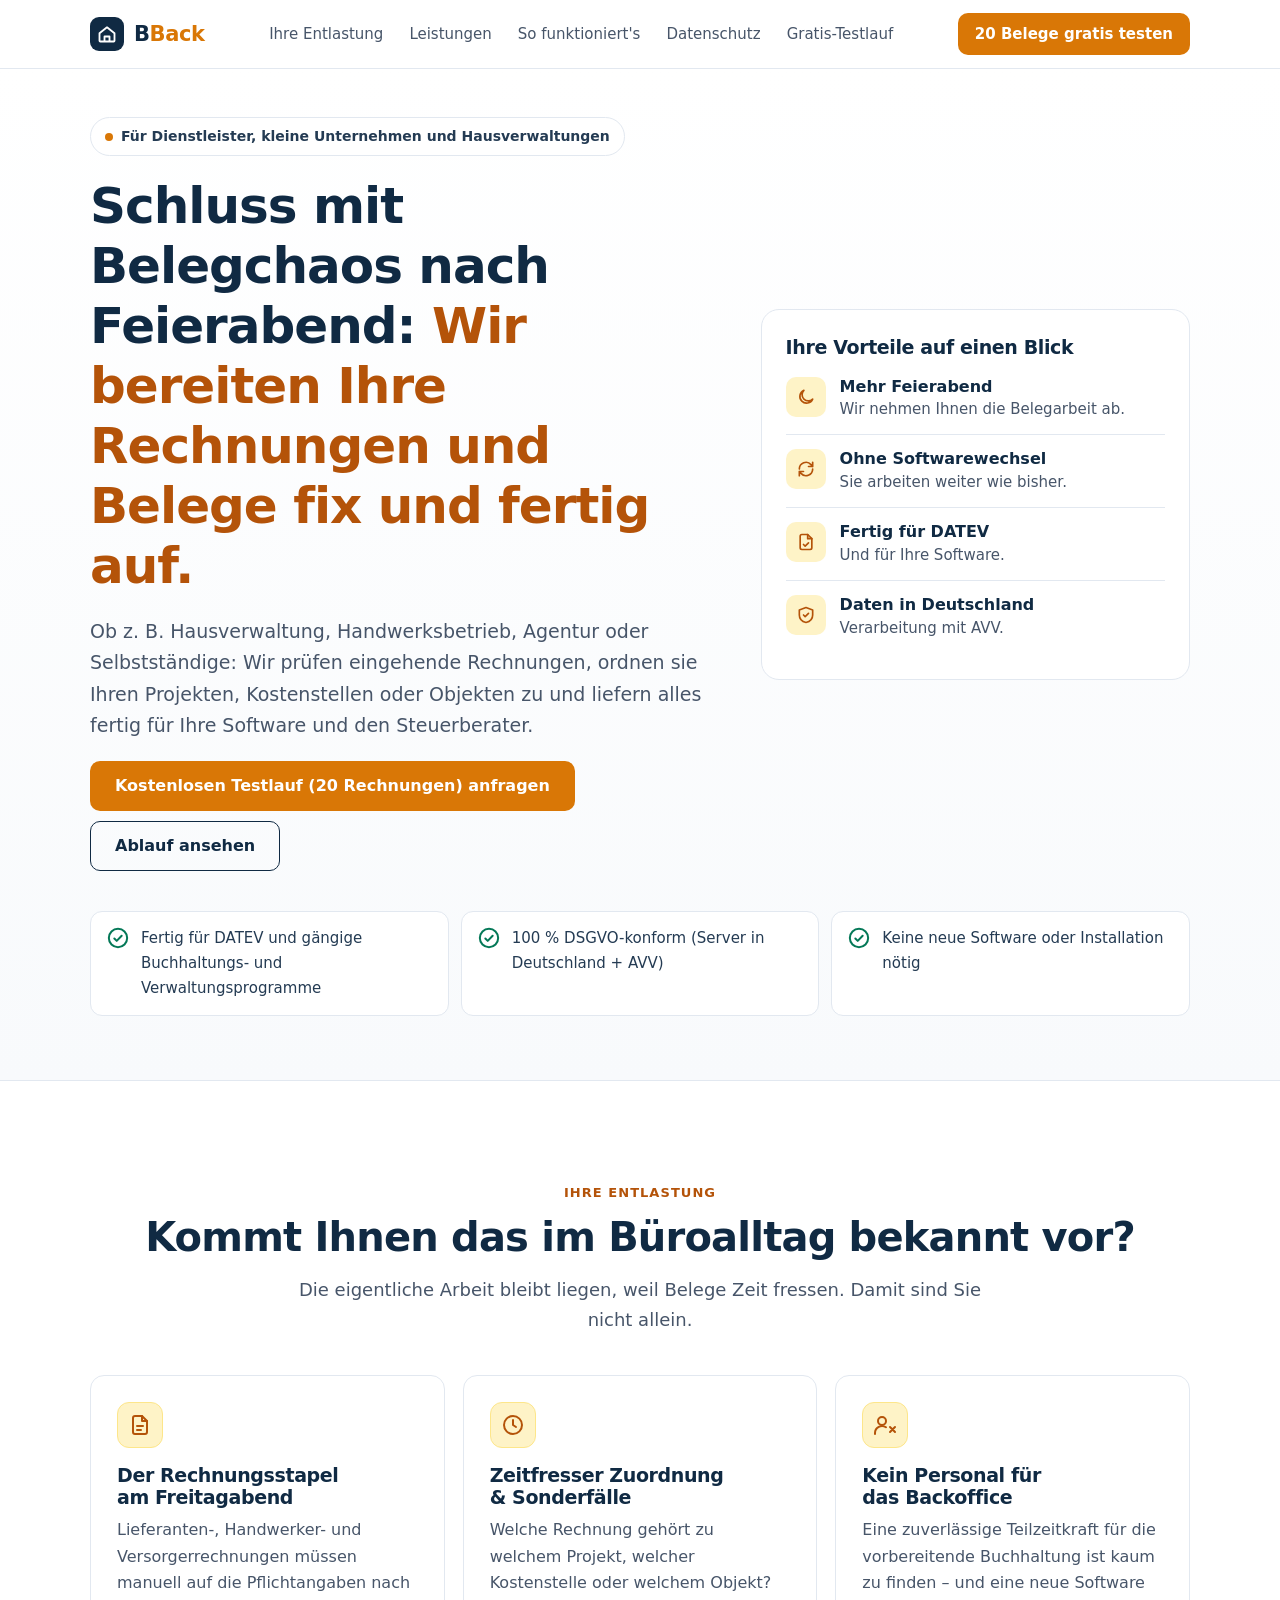
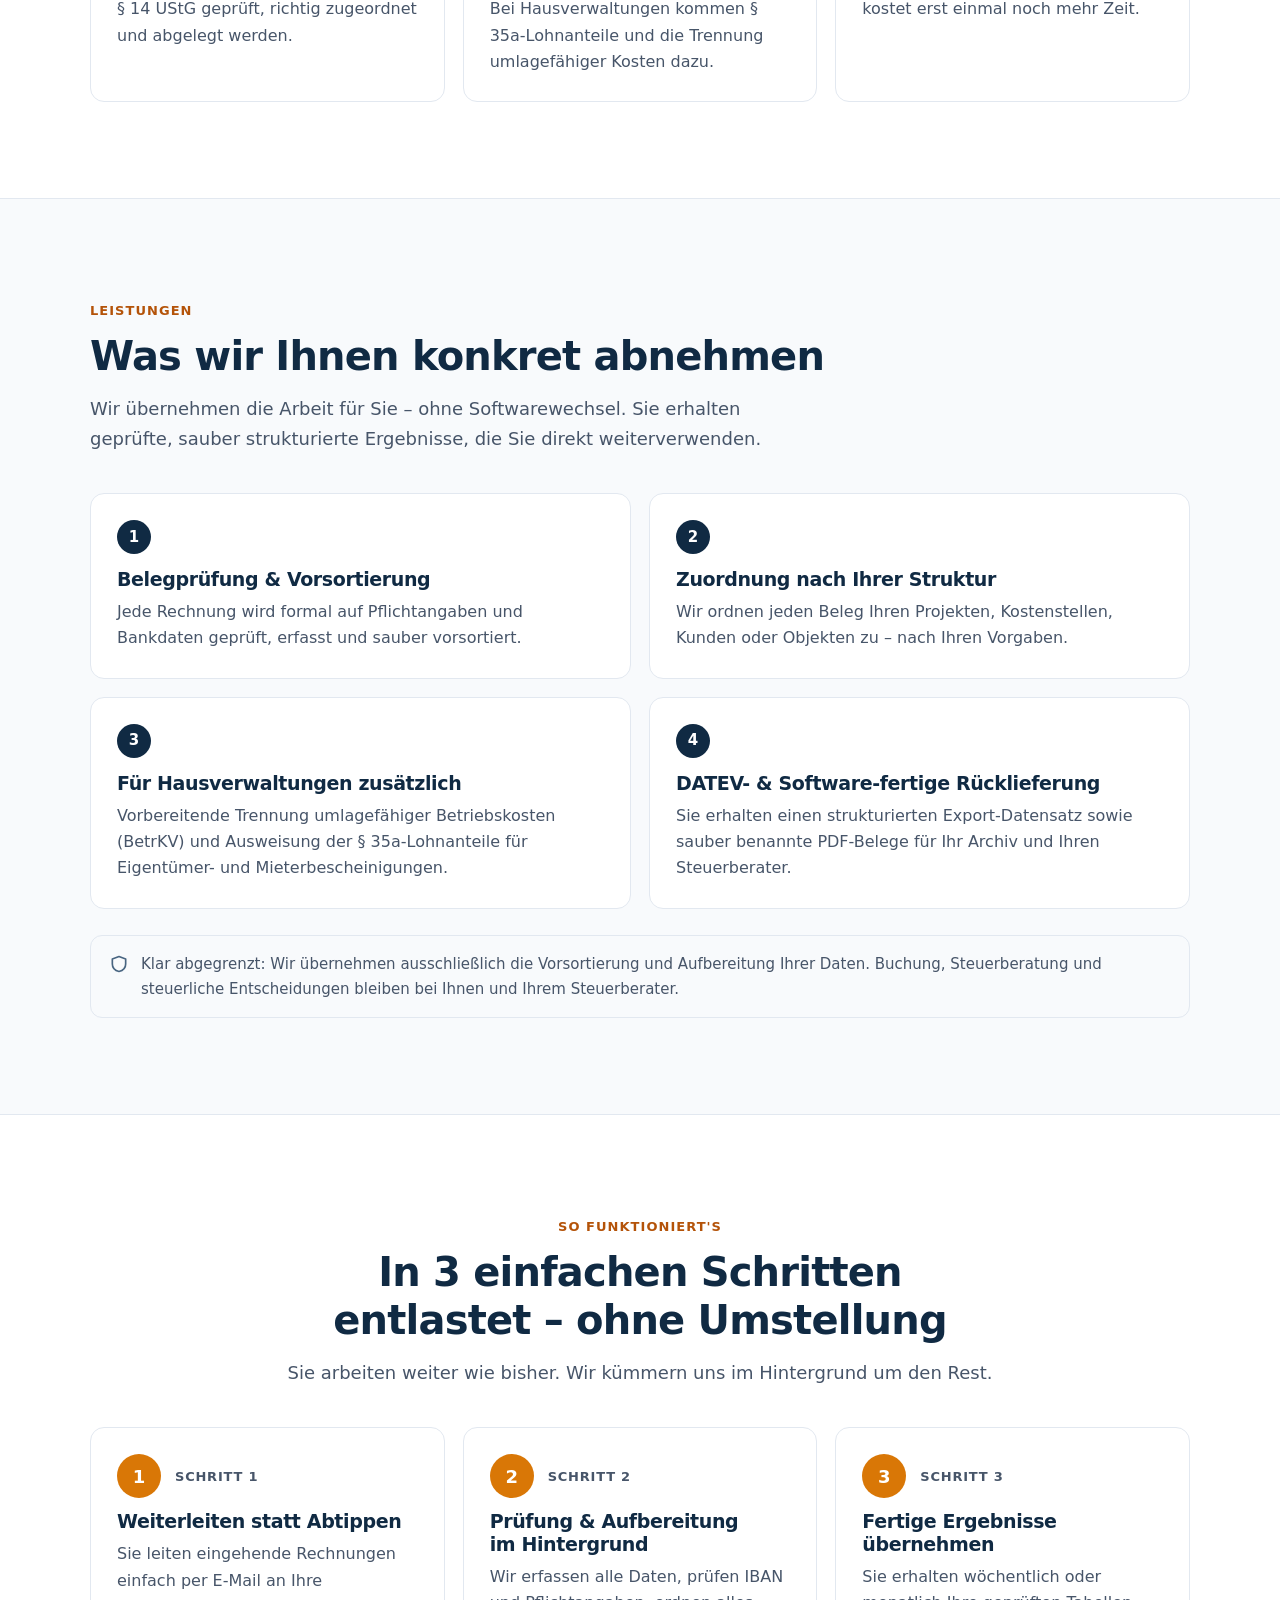
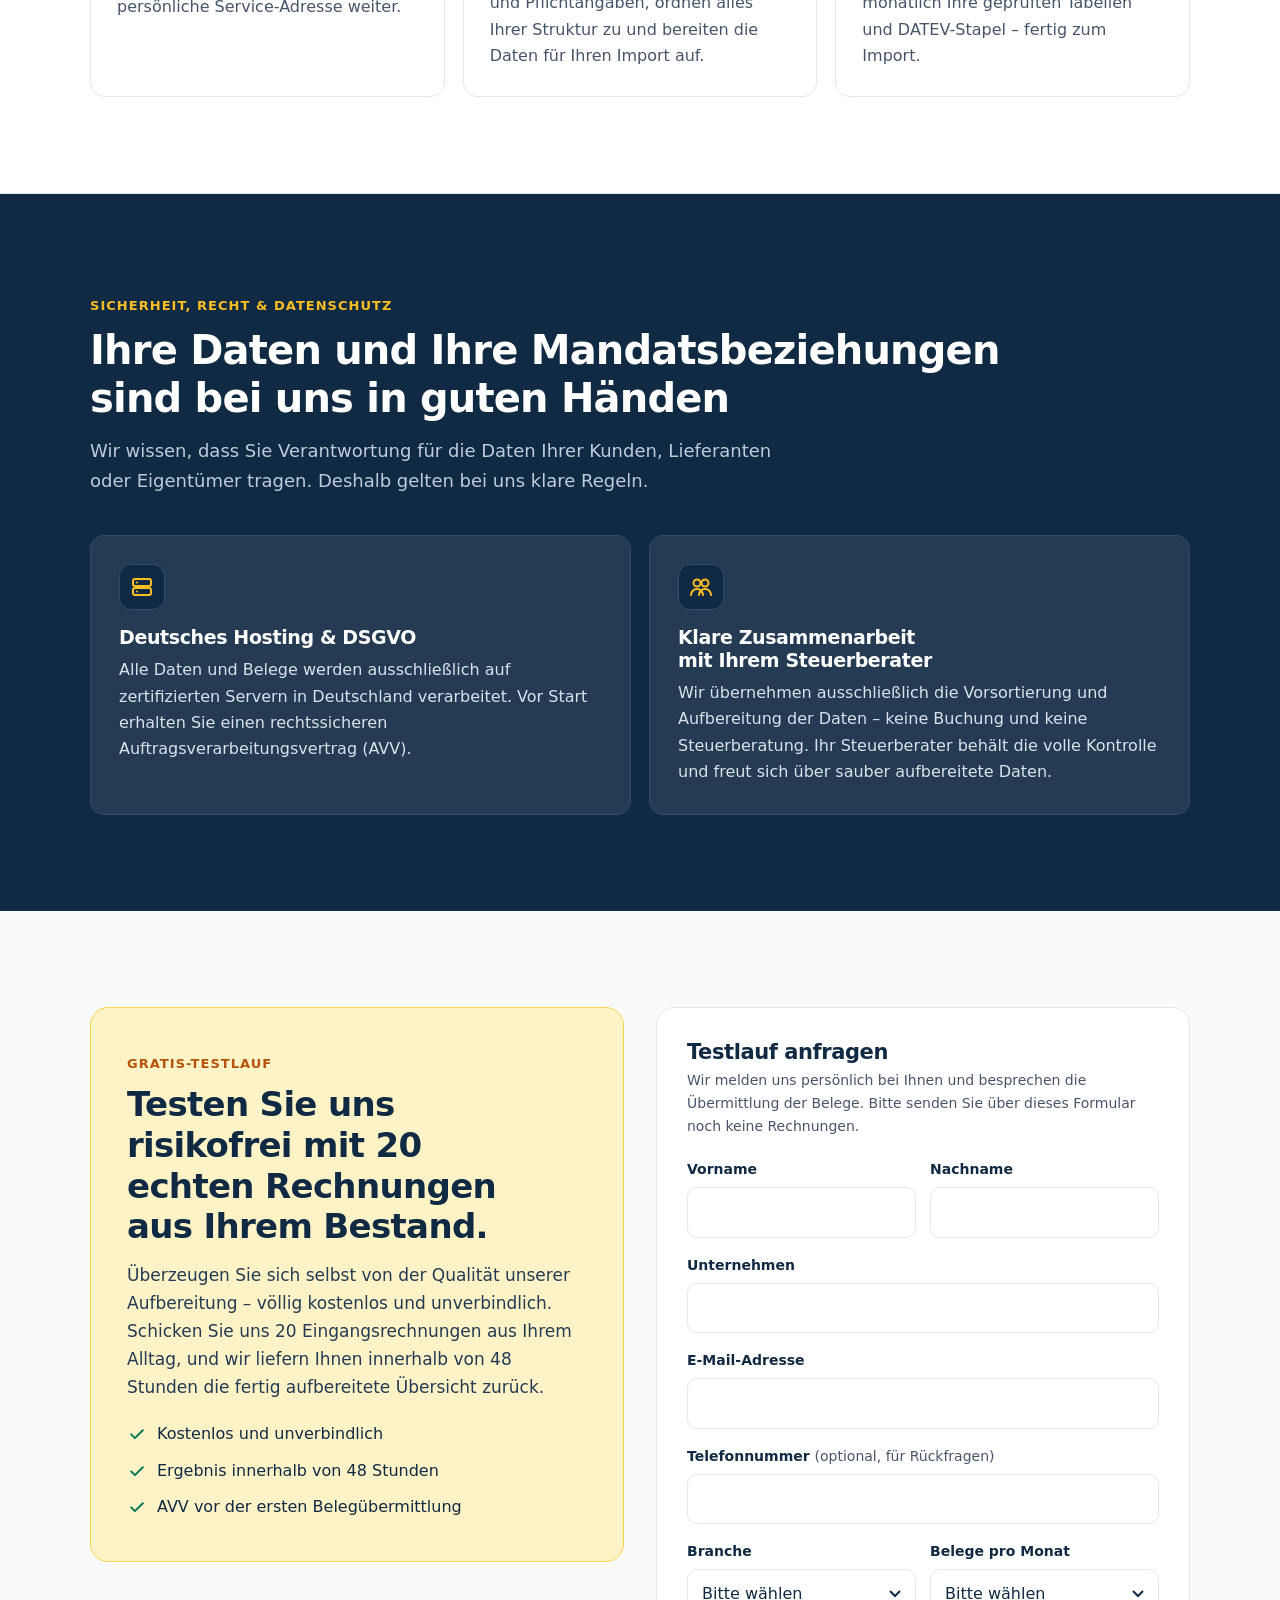
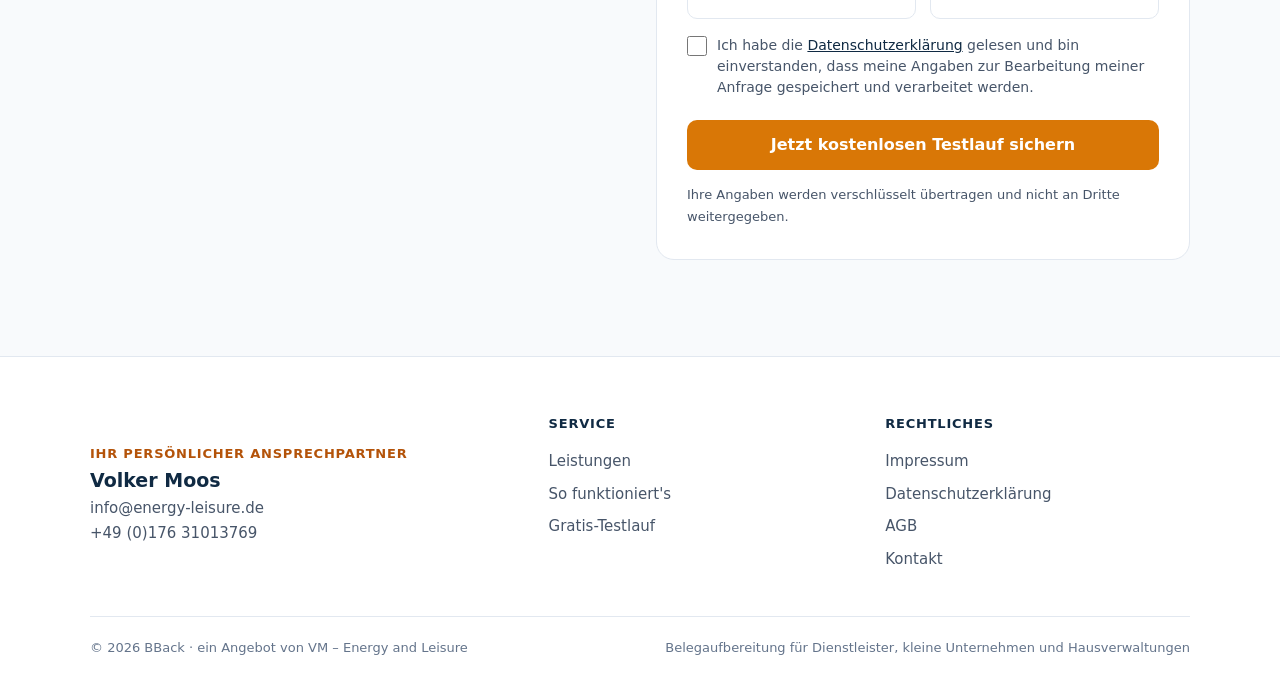
<file: index.html>
<!DOCTYPE html>
<!-- BBack (BuchungsBackOffice) – Landingpage – index.html -->
<!-- Erstellt: 16.11.2026 · Geändert: 16.11.2026 (Wortlaut Vorsortierung statt Kontierung, Foto entfernt; keine automatische Silbentrennung; Vorteile im ersten Bildschirm) · Geändert: 18.11.2026 (universell für Dienstleister und kleine Unternehmen, Logo BBack) -->
<html lang="de">
<head>
<meta charset="UTF-8">
<meta name="viewport" content="width=device-width, initial-scale=1.0">
<title>BBack – Belegaufbereitung für Dienstleister, kleine Unternehmen und Hausverwaltungen</title>
<meta name="description" content="Externer Backoffice-Service für Dienstleister, kleine Unternehmen und Hausverwaltungen: Wir prüfen Rechnungen und Belege, sortieren sie vor und liefern alles fertig für Ihre Software, DATEV und den Steuerberater.">
<meta name="robots" content="index,follow">
<link rel="stylesheet" href="style.css">
<link rel="icon" href="data:image/svg+xml,%3Csvg xmlns='http://www.w3.org/2000/svg' viewBox='0 0 32 32'%3E%3Crect width='32' height='32' rx='7' fill='%23102A43'/%3E%3Cpath d='M8 15l8-6 8 6v9H8z' fill='none' stroke='%23D97706' stroke-width='2.4' stroke-linejoin='round'/%3E%3C/svg%3E">
</head>
<body>
<a class="skip" href="#main">Zum Inhalt springen</a>

<!-- 1. Header -->
<header class="site-header">
  <div class="wrap header-inner">
    <a href="#top" class="logo" aria-label="BBack – zur Startseite">
      <span class="logo-mark" aria-hidden="true">
        <svg width="20" height="20" viewBox="0 0 24 24" fill="none" stroke="currentColor" stroke-width="2.2" stroke-linejoin="round"><path d="M3 11l9-7 9 7v9a1 1 0 0 1-1 1H4a1 1 0 0 1-1-1z"/><path d="M9 21v-6h6v6"/></svg>
      </span>
      <span>B<span class="accent">Back</span></span>
    </a>
    <nav class="nav" aria-label="Hauptnavigation">
      <a href="#entlastung">Ihre Entlastung</a>
      <a href="#leistungen">Leistungen</a>
      <a href="#ablauf">So funktioniert's</a>
      <a href="#sicherheit">Datenschutz</a>
      <a href="#testlauf">Gratis-Testlauf</a>
    </nav>
    <a href="#testlauf" class="btn btn-primary btn-sm header-cta">20 Belege gratis testen</a>
    <button class="menu-btn" type="button" aria-expanded="false" aria-controls="mobile-nav" aria-label="Menü öffnen">
      <svg width="22" height="22" viewBox="0 0 24 24" fill="none" stroke="currentColor" stroke-width="2" stroke-linecap="round"><path d="M4 7h16M4 12h16M4 17h16"/></svg>
    </button>
  </div>
  <nav class="mobile-nav" id="mobile-nav" aria-label="Mobile Navigation">
    <a href="#entlastung">Ihre Entlastung</a>
    <a href="#leistungen">Leistungen</a>
    <a href="#ablauf">So funktioniert's</a>
    <a href="#sicherheit">Datenschutz</a>
    <a href="#testlauf">Gratis-Testlauf</a>
    <a href="#testlauf" class="btn btn-primary">20 Belege gratis testen</a>
  </nav>
</header>

<main id="main">

<!-- 2. Hero -->
<section class="hero" id="top">
  <div class="wrap">
    <div class="hero-grid">
      <span class="badge hero-badge"><span class="badge-dot" aria-hidden="true"></span>Für Dienstleister, kleine Unternehmen und Hausverwaltungen</span>
      <h1 class="hero-title">Schluss mit Belegchaos nach Feierabend: <em>Wir bereiten Ihre Rechnungen und Belege fix und fertig auf.</em></h1>
      <p class="lead hero-lead">Ob z. B. Hausverwaltung, Handwerksbetrieb, Agentur oder Selbstständige: Wir prüfen eingehende Rechnungen, ordnen sie Ihren Projekten, Kostenstellen oder Objekten zu und liefern alles fertig für Ihre Software und den Steuerberater.</p>
      <div class="hero-ctas">
        <a href="#testlauf" class="btn btn-primary">Kostenlosen Testlauf (20 Rechnungen) anfragen</a>
        <a href="#ablauf" class="btn btn-ghost">Ablauf ansehen</a>
      </div>
      <aside class="benefits" aria-labelledby="benefits-title">
        <h2 class="benefits-title" id="benefits-title">Ihre Vorteile auf einen Blick</h2>
        <ul>
        <li><span class="benefit-icon"><svg width="22" height="22" viewBox="0 0 24 24" fill="none" stroke="currentColor" stroke-width="2" stroke-linecap="round" stroke-linejoin="round" aria-hidden="true"><path d="M20 14.5A8 8 0 1 1 9.5 4a6.5 6.5 0 0 0 10.5 10.5z"/></svg></span><span><strong>Mehr Feierabend</strong><span class="benefit-text">Wir nehmen Ihnen die Belegarbeit ab.</span></span></li>
        <li><span class="benefit-icon"><svg width="22" height="22" viewBox="0 0 24 24" fill="none" stroke="currentColor" stroke-width="2" stroke-linecap="round" stroke-linejoin="round" aria-hidden="true"><path d="M4 12a8 8 0 0 1 14-5.3L20 9M20 4v5h-5M20 12a8 8 0 0 1-14 5.3L4 15M4 20v-5h5"/></svg></span><span><strong>Ohne Softwarewechsel</strong><span class="benefit-text">Sie arbeiten weiter wie bisher.</span></span></li>
        <li><span class="benefit-icon"><svg width="22" height="22" viewBox="0 0 24 24" fill="none" stroke="currentColor" stroke-width="2" stroke-linecap="round" stroke-linejoin="round" aria-hidden="true"><path d="M14 3H7a2 2 0 0 0-2 2v14a2 2 0 0 0 2 2h10a2 2 0 0 0 2-2V8z"/><path d="M14 3v5h5M9 15l2 2 4-4"/></svg></span><span><strong>Fertig für DATEV</strong><span class="benefit-text">Und für Ihre Software.</span></span></li>
        <li><span class="benefit-icon"><svg width="22" height="22" viewBox="0 0 24 24" fill="none" stroke="currentColor" stroke-width="2" stroke-linecap="round" stroke-linejoin="round" aria-hidden="true"><path d="M12 3l8 3v6c0 5-3.5 8-8 9-4.5-1-8-4-8-9V6z"/><path d="M9 12l2 2 4-4"/></svg></span><span><strong>Daten in Deutschland</strong><span class="benefit-text">Verarbeitung mit AVV.</span></span></li>
        </ul>
      </aside>
    </div>
    <ul class="trust">
      <li><svg width="22" height="22" viewBox="0 0 24 24" fill="none" stroke="currentColor" stroke-width="2.2" stroke-linecap="round" stroke-linejoin="round" aria-hidden="true"><circle cx="12" cy="12" r="10"/><path d="M8 12.5l2.6 2.6L16 9.5"/></svg>Fertig für DATEV und gängige Buchhaltungs- und Verwaltungsprogramme</li>
      <li><svg width="22" height="22" viewBox="0 0 24 24" fill="none" stroke="currentColor" stroke-width="2.2" stroke-linecap="round" stroke-linejoin="round" aria-hidden="true"><circle cx="12" cy="12" r="10"/><path d="M8 12.5l2.6 2.6L16 9.5"/></svg>100 % DSGVO-konform (Server in Deutschland + AVV)</li>
      <li><svg width="22" height="22" viewBox="0 0 24 24" fill="none" stroke="currentColor" stroke-width="2.2" stroke-linecap="round" stroke-linejoin="round" aria-hidden="true"><circle cx="12" cy="12" r="10"/><path d="M8 12.5l2.6 2.6L16 9.5"/></svg>Keine neue Software oder Installation nötig</li>
    </ul>
  </div>
</section>

<!-- 3. Problem -->
<section class="section-alt" id="entlastung">
  <div class="wrap">
    <div class="section-head center">
      <span class="eyebrow">Ihre Entlastung</span>
      <h2>Kommt Ihnen das im Büroalltag bekannt vor?</h2>
      <p class="lead">Die eigentliche Arbeit bleibt liegen, weil Belege Zeit fressen. Damit sind Sie nicht allein.</p>
    </div>
    <div class="grid grid-3">
      <article class="card card-problem">
        <div class="icon-box" aria-hidden="true"><svg width="24" height="24" viewBox="0 0 24 24" fill="none" stroke="currentColor" stroke-width="2" stroke-linecap="round" stroke-linejoin="round"><path d="M14 3H7a2 2 0 0 0-2 2v14a2 2 0 0 0 2 2h10a2 2 0 0 0 2-2V8z"/><path d="M14 3v5h5M9 13h6M9 17h4"/></svg></div>
        <h3>Der Rechnungsstapel am Freitagabend</h3>
        <p>Lieferanten-, Handwerker- und Versorgerrechnungen müssen manuell auf die Pflichtangaben nach § 14 UStG geprüft, richtig zugeordnet und abgelegt werden.</p>
      </article>
      <article class="card card-problem">
        <div class="icon-box" aria-hidden="true"><svg width="24" height="24" viewBox="0 0 24 24" fill="none" stroke="currentColor" stroke-width="2" stroke-linecap="round" stroke-linejoin="round"><circle cx="12" cy="12" r="9"/><path d="M12 7v5l3 2"/></svg></div>
        <h3>Zeitfresser Zuordnung &amp; Sonderfälle</h3>
        <p>Welche Rechnung gehört zu welchem Projekt, welcher Kostenstelle oder welchem Objekt? Bei Hausverwaltungen kommen § 35a-Lohnanteile und die Trennung umlagefähiger Kosten dazu.</p>
      </article>
      <article class="card card-problem">
        <div class="icon-box" aria-hidden="true"><svg width="24" height="24" viewBox="0 0 24 24" fill="none" stroke="currentColor" stroke-width="2" stroke-linecap="round" stroke-linejoin="round"><circle cx="9" cy="8" r="4"/><path d="M2 21v-1a7 7 0 0 1 11-5.7M17 14l5 5M22 14l-5 5"/></svg></div>
        <h3>Kein Personal für das Backoffice</h3>
        <p>Eine zuverlässige Teilzeitkraft für die vorbereitende Buchhaltung ist kaum zu finden – und eine neue Software kostet erst einmal noch mehr Zeit.</p>
      </article>
    </div>
  </div>
</section>

<!-- 4. Leistungen -->
<section id="leistungen">
  <div class="wrap">
    <div class="section-head">
      <span class="eyebrow">Leistungen</span>
      <h2>Was wir Ihnen konkret abnehmen</h2>
      <p class="lead">Wir übernehmen die Arbeit für Sie – ohne Softwarewechsel. Sie erhalten geprüfte, sauber strukturierte Ergebnisse, die Sie direkt weiterverwenden.</p>
    </div>
    <div class="grid grid-4">
      <article class="card">
        <span class="num">1</span>
        <h3>Belegprüfung &amp; Vorsortierung</h3>
        <p>Jede Rechnung wird formal auf Pflichtangaben und Bankdaten geprüft, erfasst und sauber vorsortiert.</p>
      </article>
      <article class="card">
        <span class="num">2</span>
        <h3>Zuordnung nach Ihrer Struktur</h3>
        <p>Wir ordnen jeden Beleg Ihren Projekten, Kostenstellen, Kunden oder Objekten zu – nach Ihren Vorgaben.</p>
      </article>
      <article class="card">
        <span class="num">3</span>
        <h3>Für Hausverwaltungen zusätzlich</h3>
        <p>Vorbereitende Trennung umlagefähiger Betriebskosten (BetrKV) und Ausweisung der § 35a-Lohnanteile für Eigentümer- und Mieterbescheinigungen.</p>
      </article>
      <article class="card">
        <span class="num">4</span>
        <h3>DATEV- &amp; Software-fertige Rücklieferung</h3>
        <p>Sie erhalten einen strukturierten Export-Datensatz sowie sauber benannte PDF-Belege für Ihr Archiv und Ihren Steuerberater.</p>
      </article>
    </div>
    <div class="legal-note">
      <svg width="20" height="20" viewBox="0 0 24 24" fill="none" stroke="currentColor" stroke-width="2" stroke-linecap="round" stroke-linejoin="round" aria-hidden="true"><path d="M12 3l8 3v6c0 5-3.5 8-8 9-4.5-1-8-4-8-9V6z"/></svg>
      <p>Klar abgegrenzt: Wir übernehmen ausschließlich die Vorsortierung und Aufbereitung Ihrer Daten. Buchung, Steuerberatung und steuerliche Entscheidungen bleiben bei Ihnen und Ihrem Steuerberater.</p>
    </div>
  </div>
</section>

<!-- 5. Prozess -->
<section class="section-alt" id="ablauf">
  <div class="wrap">
    <div class="section-head center">
      <span class="eyebrow">So funktioniert's</span>
      <h2>In 3 einfachen Schritten entlastet – ohne Umstellung</h2>
      <p class="lead">Sie arbeiten weiter wie bisher. Wir kümmern uns im Hintergrund um den Rest.</p>
    </div>
    <ol class="steps">
      <li class="step">
        <div class="step-head"><span class="step-num">1</span><span class="step-label">Schritt 1</span></div>
        <h3>Weiterleiten statt Abtippen</h3>
        <p>Sie leiten eingehende Rechnungen einfach per E-Mail an Ihre persönliche Service-Adresse weiter.</p>
      </li>
      <li class="step">
        <div class="step-head"><span class="step-num">2</span><span class="step-label">Schritt 2</span></div>
        <h3>Prüfung &amp; Aufbereitung im Hintergrund</h3>
        <p>Wir erfassen alle Daten, prüfen IBAN und Pflichtangaben, ordnen alles Ihrer Struktur zu und bereiten die Daten für Ihren Import auf.</p>
      </li>
      <li class="step">
        <div class="step-head"><span class="step-num">3</span><span class="step-label">Schritt 3</span></div>
        <h3>Fertige Ergebnisse übernehmen</h3>
        <p>Sie erhalten wöchentlich oder monatlich Ihre geprüften Tabellen und DATEV-Stapel – fertig zum Import.</p>
      </li>
    </ol>
  </div>
</section>

<!-- 6. Sicherheit -->
<section class="security" id="sicherheit">
  <div class="wrap">
    <div class="section-head">
      <span class="eyebrow">Sicherheit, Recht &amp; Datenschutz</span>
      <h2>Ihre Daten und Ihre Mandatsbeziehungen sind bei uns in guten Händen</h2>
      <p class="lead">Wir wissen, dass Sie Verantwortung für die Daten Ihrer Kunden, Lieferanten oder Eigentümer tragen. Deshalb gelten bei uns klare Regeln.</p>
    </div>
    <div class="grid grid-2">
      <article class="sec-card">
        <div class="icon-box" aria-hidden="true"><svg width="24" height="24" viewBox="0 0 24 24" fill="none" stroke="currentColor" stroke-width="2" stroke-linecap="round" stroke-linejoin="round"><rect x="3" y="4" width="18" height="7" rx="2"/><rect x="3" y="13" width="18" height="7" rx="2"/><path d="M7 7.5h.01M7 16.5h.01"/></svg></div>
        <h3>Deutsches Hosting &amp; DSGVO</h3>
        <p>Alle Daten und Belege werden ausschließlich auf zertifizierten Servern in Deutschland verarbeitet. Vor Start erhalten Sie einen rechtssicheren Auftragsverarbeitungsvertrag (AVV).</p>
      </article>
      <article class="sec-card">
        <div class="icon-box" aria-hidden="true"><svg width="24" height="24" viewBox="0 0 24 24" fill="none" stroke="currentColor" stroke-width="2" stroke-linecap="round" stroke-linejoin="round"><circle cx="8" cy="8" r="3.5"/><circle cx="16" cy="8" r="3.5"/><path d="M2 20a6 6 0 0 1 12 0M10 20a6 6 0 0 1 12 0"/></svg></div>
        <h3>Klare Zusammenarbeit mit Ihrem Steuerberater</h3>
        <p>Wir übernehmen ausschließlich die Vorsortierung und Aufbereitung der Daten – keine Buchung und keine Steuerberatung. Ihr Steuerberater behält die volle Kontrolle und freut sich über sauber aufbereitete Daten.</p>
      </article>
    </div>
  </div>
</section>

<!-- 7. Angebot + Formular -->
<section id="testlauf">
  <div class="wrap offer">
    <div class="offer-box">
      <span class="eyebrow">Gratis-Testlauf</span>
      <h2>Testen Sie uns risikofrei mit 20 echten Rechnungen aus Ihrem Bestand.</h2>
      <p>Überzeugen Sie sich selbst von der Qualität unserer Aufbereitung – völlig kostenlos und unverbindlich. Schicken Sie uns 20 Eingangsrechnungen aus Ihrem Alltag, und wir liefern Ihnen innerhalb von 48 Stunden die fertig aufbereitete Übersicht zurück.</p>
      <ul class="offer-list">
        <li><svg width="20" height="20" viewBox="0 0 24 24" fill="none" stroke="currentColor" stroke-width="2.4" stroke-linecap="round" stroke-linejoin="round" aria-hidden="true"><path d="M5 12.5l4.5 4.5L19 7.5"/></svg>Kostenlos und unverbindlich</li>
        <li><svg width="20" height="20" viewBox="0 0 24 24" fill="none" stroke="currentColor" stroke-width="2.4" stroke-linecap="round" stroke-linejoin="round" aria-hidden="true"><path d="M5 12.5l4.5 4.5L19 7.5"/></svg>Ergebnis innerhalb von 48 Stunden</li>
        <li><svg width="20" height="20" viewBox="0 0 24 24" fill="none" stroke="currentColor" stroke-width="2.4" stroke-linecap="round" stroke-linejoin="round" aria-hidden="true"><path d="M5 12.5l4.5 4.5L19 7.5"/></svg>AVV vor der ersten Belegübermittlung</li>
      </ul>
    </div>

    <div class="form-card">
      <h3>Testlauf anfragen</h3>
      <p class="hint">Wir melden uns persönlich bei Ihnen und besprechen die Übermittlung der Belege. Bitte senden Sie über dieses Formular noch keine Rechnungen.</p>
      <form id="trial-form" novalidate>
        <div class="field-row">
          <div class="field" data-field="first_name">
            <label for="f-first">Vorname</label>
            <input id="f-first" name="first_name" type="text" autocomplete="given-name" maxlength="80" required>
            <span class="field-error">Bitte geben Sie Ihren Vornamen an.</span>
          </div>
          <div class="field" data-field="last_name">
            <label for="f-last">Nachname</label>
            <input id="f-last" name="last_name" type="text" autocomplete="family-name" maxlength="80" required>
            <span class="field-error">Bitte geben Sie Ihren Nachnamen an.</span>
          </div>
        </div>
        <div class="field" data-field="company">
          <label for="f-company">Unternehmen</label>
          <input id="f-company" name="company" type="text" autocomplete="organization" maxlength="120" required>
          <span class="field-error">Bitte geben Sie den Namen Ihres Unternehmens an.</span>
        </div>
        <div class="field" data-field="email">
          <label for="f-email">E-Mail-Adresse</label>
          <input id="f-email" name="email" type="email" autocomplete="email" maxlength="160" required>
          <span class="field-error">Bitte geben Sie eine gültige E-Mail-Adresse an.</span>
        </div>
        <div class="field" data-field="mobile">
          <label for="f-phone">Telefonnummer <span class="opt">(optional, für Rückfragen)</span></label>
          <input id="f-phone" name="mobile" type="tel" autocomplete="tel" maxlength="40">
          <span class="field-error">Bitte prüfen Sie die Telefonnummer (nur Ziffern, Leerzeichen, + / ( ) - .).</span>
        </div>
        <div class="field-row">
          <div class="field" data-field="branche">
            <label for="f-branche">Branche</label>
            <select id="f-branche" name="branche" required>
              <option value="" selected disabled>Bitte wählen</option>
              <option value="branche_hausverwaltung">Hausverwaltung</option>
              <option value="branche_handwerk">Handwerk</option>
              <option value="branche_dienstleistung">Dienstleistung</option>
              <option value="branche_sonstiges">Sonstiges</option>
            </select>
            <span class="field-error">Bitte wählen Sie Ihre Branche.</span>
          </div>
          <div class="field" data-field="belege">
            <label for="f-belege">Belege pro Monat</label>
            <select id="f-belege" name="belege" required>
              <option value="" selected disabled>Bitte wählen</option>
              <option value="belege_u50">unter 50</option>
              <option value="belege_50_200">50–200</option>
              <option value="belege_200_500">200–500</option>
              <option value="belege_500_plus">über 500</option>
            </select>
            <span class="field-error">Bitte wählen Sie die Anzahl der Belege.</span>
          </div>
        </div>
        <div class="hp" aria-hidden="true">
          <label for="f-website">Website</label>
          <input id="f-website" name="website" type="text" tabindex="-1" autocomplete="off">
        </div>
        <div class="field" data-field="consent">
          <label class="check"><input type="checkbox" id="f-consent" name="consent" required>
            <span>Ich habe die <a href="datenschutz.html" target="_blank" rel="noopener">Datenschutzerklärung</a> gelesen und bin einverstanden, dass meine Angaben zur Bearbeitung meiner Anfrage gespeichert und verarbeitet werden.</span></label>
          <span class="field-error">Bitte bestätigen Sie die Datenschutzerklärung.</span>
        </div>
        <button type="submit" class="btn btn-primary" id="f-submit">Jetzt kostenlosen Testlauf sichern</button>
        <div class="form-status" id="f-status" role="status" aria-live="polite"></div>
        <p class="form-small">Ihre Angaben werden verschlüsselt übertragen und nicht an Dritte weitergegeben.</p>
      </form>
    </div>
  </div>
</section>

</main>

<!-- 8. Footer -->
<footer class="site-footer">
  <div class="wrap">
    <div class="footer-grid">
      <div class="contact-person">
        <div>
          <div class="role">Ihr persönlicher Ansprechpartner</div>
          <div class="name">Volker Moos</div>
          <a href="mailto:info@energy-leisure.de">info@energy-leisure.de</a>
          <a href="tel:+4917631013769">+49 (0)176 31013769</a>
        </div>
      </div>
      <div class="footer-links">
        <div class="footer-col-title">Service</div>
        <a href="#leistungen">Leistungen</a>
        <a href="#ablauf">So funktioniert's</a>
        <a href="#testlauf">Gratis-Testlauf</a>
      </div>
      <div class="footer-links">
        <div class="footer-col-title">Rechtliches</div>
        <a href="impressum.html">Impressum</a>
        <a href="datenschutz.html">Datenschutzerklärung</a>
        <a href="agb.html">AGB</a>
        <a href="mailto:info@energy-leisure.de">Kontakt</a>
      </div>
    </div>
    <div class="footer-bottom">
      <span>© 2026 BBack · ein Angebot von VM – Energy and Leisure</span>
      <span>Belegaufbereitung für Dienstleister, kleine Unternehmen und Hausverwaltungen</span>
    </div>
  </div>
</footer>

<script src="app.js" defer></script>
</body>
</html>
</file>
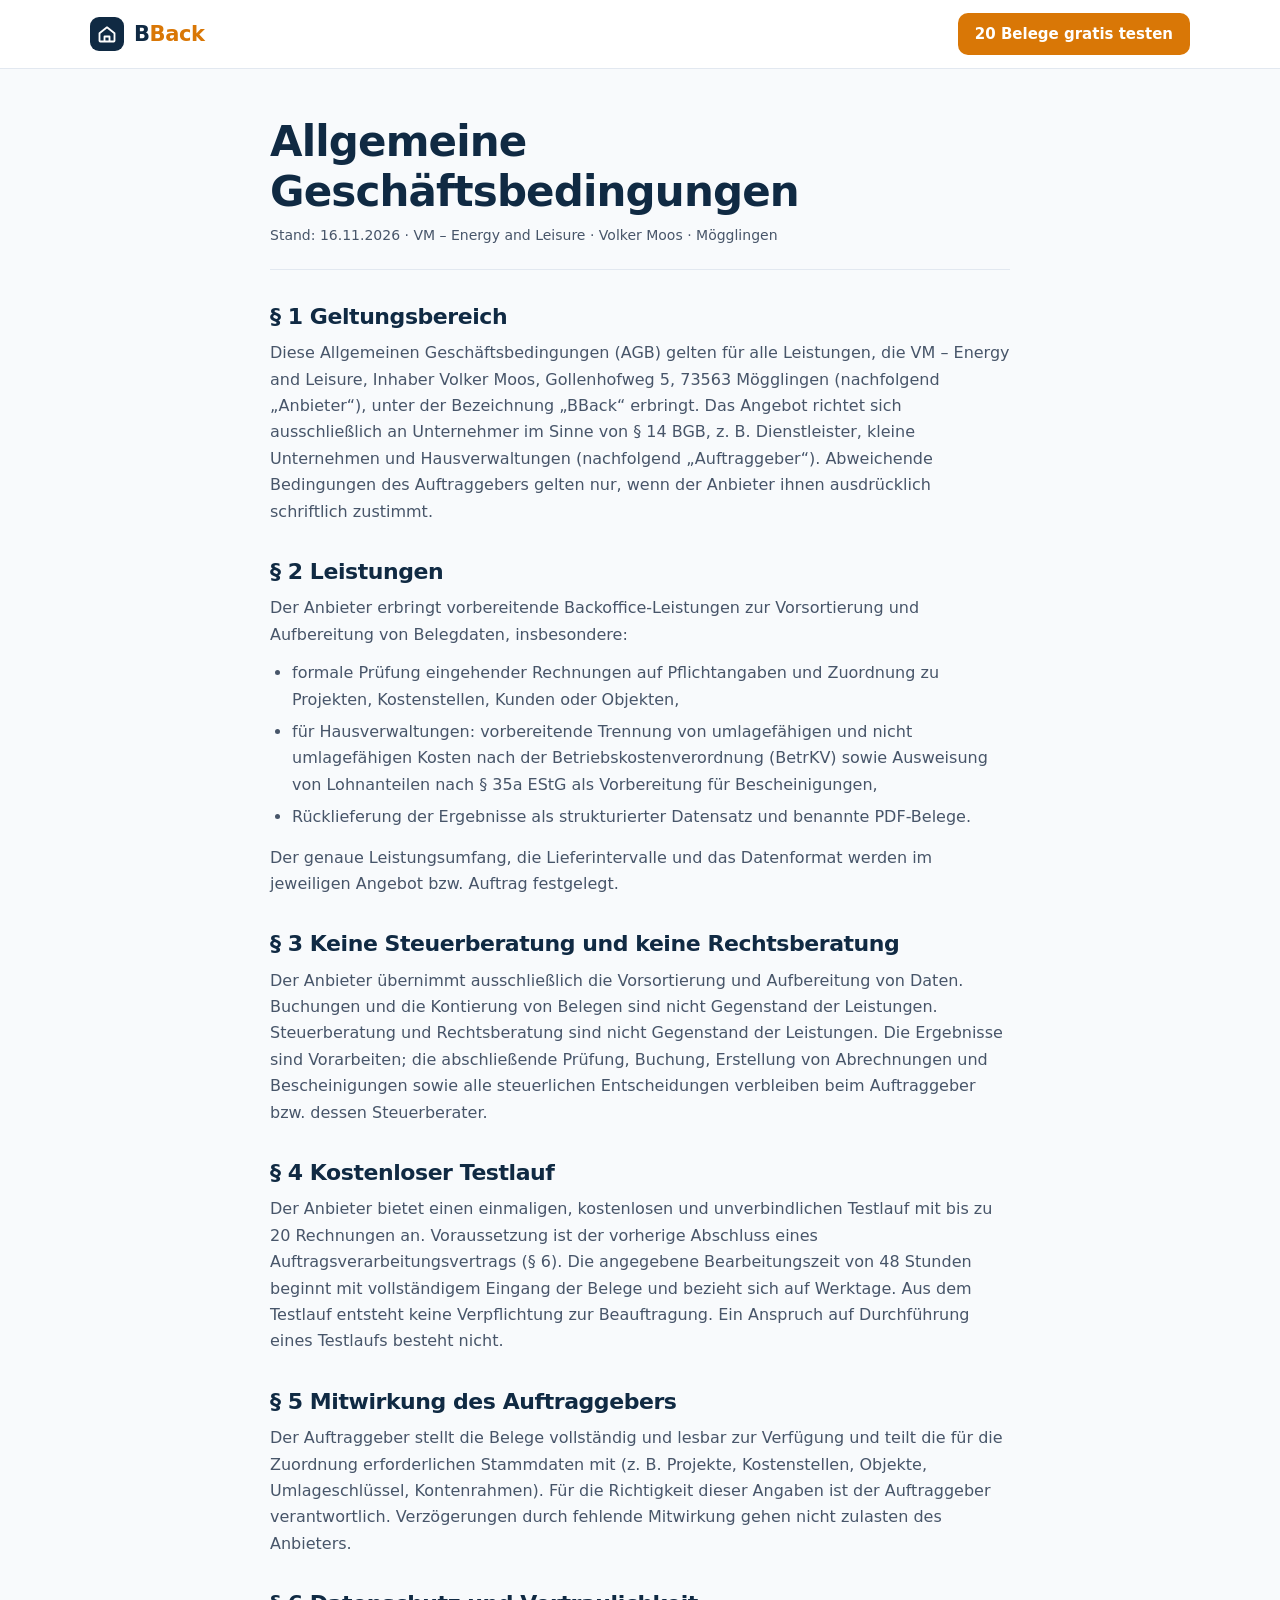
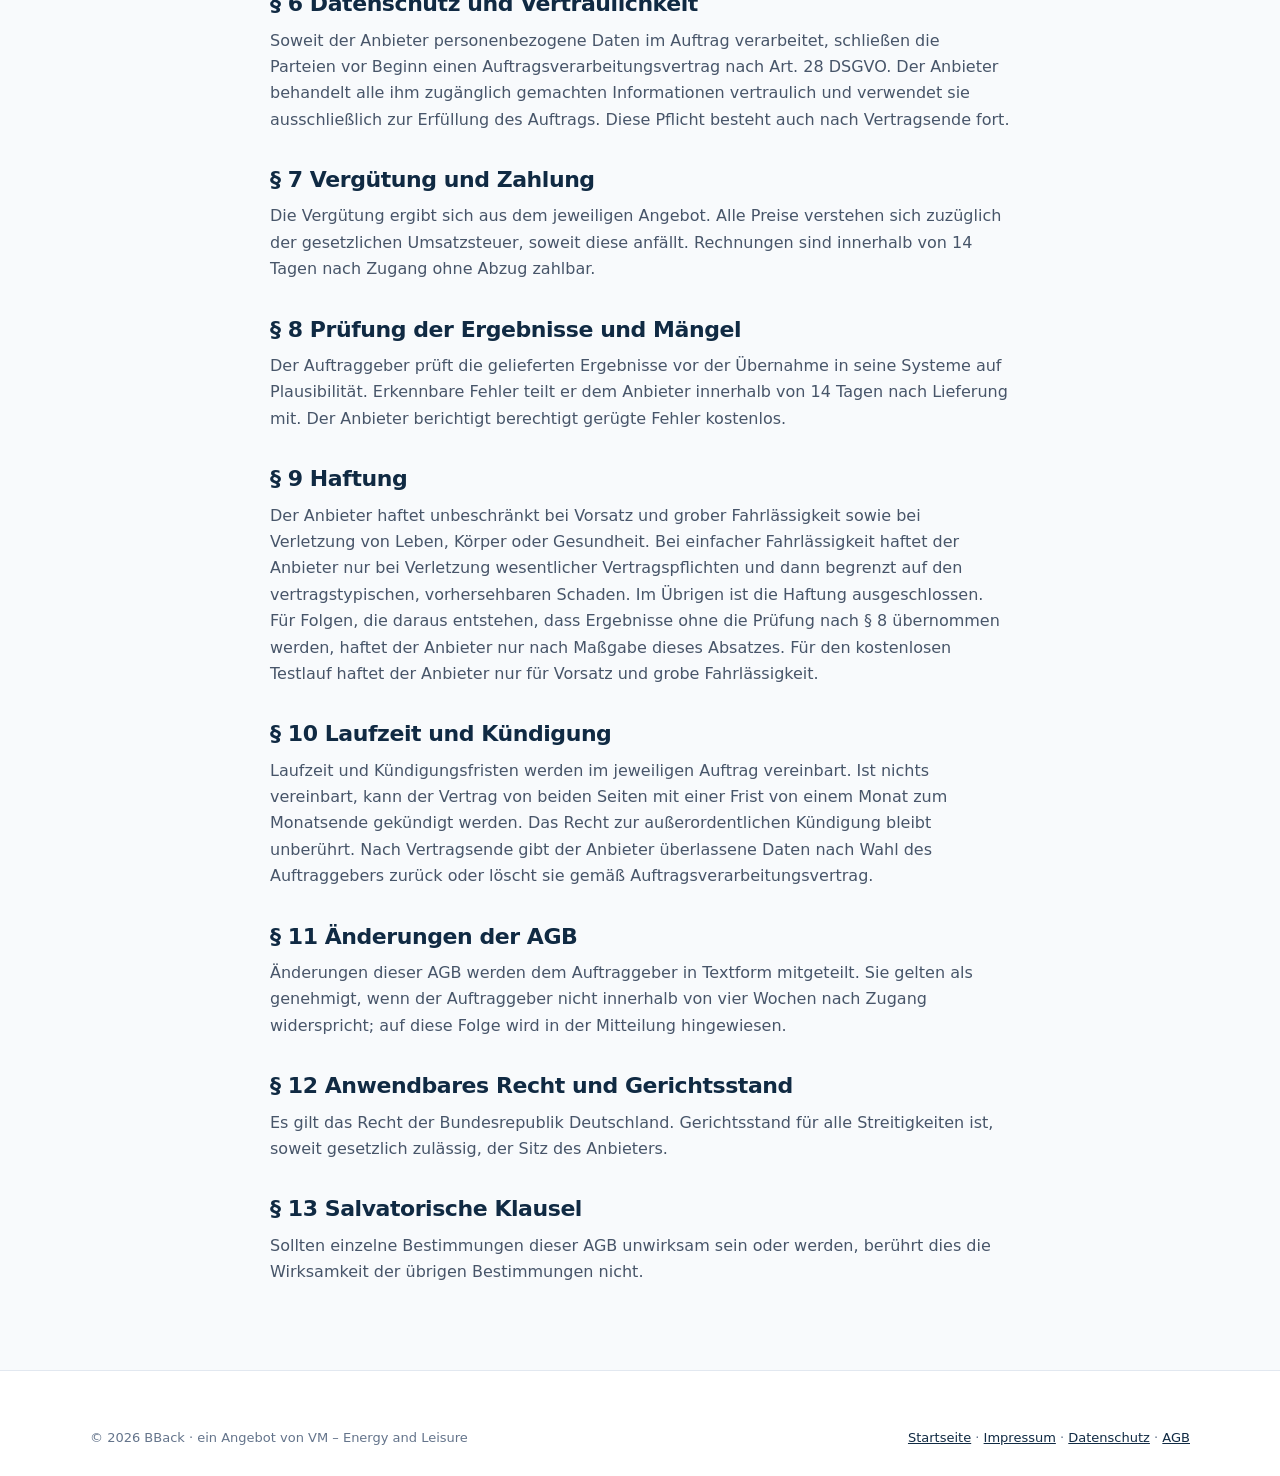
<file: agb.html>
<!DOCTYPE html>
<!-- BBack – agb.html -->
<!-- Erstellt: 16.11.2026 · Grundlage: AGB DokumentenOrganizer (VM – Energy and Leisure), angepasst auf Dienstleistung B2B -->
<!-- Geändert: 16.11.2026 (Wortlaut Vorsortierung und Aufbereitung) · 18.11.2026 (Name BBack, universell für Unternehmer) -->
<!-- Hinweis: Vor Veröffentlichung rechtlich prüfen lassen (insbesondere § 3 / § 6 StBerG und Haftung). -->
<html lang="de">
<head>
<meta charset="UTF-8">
<meta name="viewport" content="width=device-width, initial-scale=1.0">
<title>AGB – BBack</title>
<meta name="robots" content="noindex,follow">
<link rel="stylesheet" href="style.css">
</head>
<body>

<header class="site-header">
  <div class="wrap header-inner">
    <a href="index.html" class="logo" aria-label="BBack – zur Startseite">
      <span class="logo-mark" aria-hidden="true"><svg width="20" height="20" viewBox="0 0 24 24" fill="none" stroke="currentColor" stroke-width="2.2" stroke-linejoin="round"><path d="M3 11l9-7 9 7v9a1 1 0 0 1-1 1H4a1 1 0 0 1-1-1z"/><path d="M9 21v-6h6v6"/></svg></span>
      <span>B<span class="accent">Back</span></span>
    </a>
    <a href="index.html#testlauf" class="btn btn-primary btn-sm">20 Belege gratis testen</a>
  </div>
</header>

<main class="legal">
  <div class="wrap">
    <h1>Allgemeine Geschäftsbedingungen</h1>
    <p class="meta">Stand: 16.11.2026 · VM – Energy and Leisure · Volker Moos · Mögglingen</p>

    <h2>§ 1 Geltungsbereich</h2>
    <p>Diese Allgemeinen Geschäftsbedingungen (AGB) gelten für alle Leistungen, die VM – Energy and Leisure, Inhaber Volker Moos, Gollenhofweg 5, 73563 Mögglingen (nachfolgend „Anbieter“), unter der Bezeichnung „BBack“ erbringt. Das Angebot richtet sich ausschließlich an Unternehmer im Sinne von § 14 BGB, z. B. Dienstleister, kleine Unternehmen und Hausverwaltungen (nachfolgend „Auftraggeber“). Abweichende Bedingungen des Auftraggebers gelten nur, wenn der Anbieter ihnen ausdrücklich schriftlich zustimmt.</p>

    <h2>§ 2 Leistungen</h2>
    <p>Der Anbieter erbringt vorbereitende Backoffice-Leistungen zur Vorsortierung und Aufbereitung von Belegdaten, insbesondere:</p>
    <ul>
      <li>formale Prüfung eingehender Rechnungen auf Pflichtangaben und Zuordnung zu Projekten, Kostenstellen, Kunden oder Objekten,</li>
      <li>für Hausverwaltungen: vorbereitende Trennung von umlagefähigen und nicht umlagefähigen Kosten nach der Betriebskostenverordnung (BetrKV) sowie Ausweisung von Lohnanteilen nach § 35a EStG als Vorbereitung für Bescheinigungen,</li>
      <li>Rücklieferung der Ergebnisse als strukturierter Datensatz und benannte PDF-Belege.</li>
    </ul>
    <p>Der genaue Leistungsumfang, die Lieferintervalle und das Datenformat werden im jeweiligen Angebot bzw. Auftrag festgelegt.</p>

    <h2>§ 3 Keine Steuerberatung und keine Rechtsberatung</h2>
    <p>Der Anbieter übernimmt ausschließlich die Vorsortierung und Aufbereitung von Daten. Buchungen und die Kontierung von Belegen sind nicht Gegenstand der Leistungen. Steuerberatung und Rechtsberatung sind nicht Gegenstand der Leistungen. Die Ergebnisse sind Vorarbeiten; die abschließende Prüfung, Buchung, Erstellung von Abrechnungen und Bescheinigungen sowie alle steuerlichen Entscheidungen verbleiben beim Auftraggeber bzw. dessen Steuerberater.</p>

    <h2>§ 4 Kostenloser Testlauf</h2>
    <p>Der Anbieter bietet einen einmaligen, kostenlosen und unverbindlichen Testlauf mit bis zu 20 Rechnungen an. Voraussetzung ist der vorherige Abschluss eines Auftragsverarbeitungsvertrags (§ 6). Die angegebene Bearbeitungszeit von 48 Stunden beginnt mit vollständigem Eingang der Belege und bezieht sich auf Werktage. Aus dem Testlauf entsteht keine Verpflichtung zur Beauftragung. Ein Anspruch auf Durchführung eines Testlaufs besteht nicht.</p>

    <h2>§ 5 Mitwirkung des Auftraggebers</h2>
    <p>Der Auftraggeber stellt die Belege vollständig und lesbar zur Verfügung und teilt die für die Zuordnung erforderlichen Stammdaten mit (z. B. Projekte, Kostenstellen, Objekte, Umlageschlüssel, Kontenrahmen). Für die Richtigkeit dieser Angaben ist der Auftraggeber verantwortlich. Verzögerungen durch fehlende Mitwirkung gehen nicht zulasten des Anbieters.</p>

    <h2>§ 6 Datenschutz und Vertraulichkeit</h2>
    <p>Soweit der Anbieter personenbezogene Daten im Auftrag verarbeitet, schließen die Parteien vor Beginn einen Auftragsverarbeitungsvertrag nach Art. 28 DSGVO. Der Anbieter behandelt alle ihm zugänglich gemachten Informationen vertraulich und verwendet sie ausschließlich zur Erfüllung des Auftrags. Diese Pflicht besteht auch nach Vertragsende fort.</p>

    <h2>§ 7 Vergütung und Zahlung</h2>
    <p>Die Vergütung ergibt sich aus dem jeweiligen Angebot. Alle Preise verstehen sich zuzüglich der gesetzlichen Umsatzsteuer, soweit diese anfällt. Rechnungen sind innerhalb von 14 Tagen nach Zugang ohne Abzug zahlbar.</p>

    <h2>§ 8 Prüfung der Ergebnisse und Mängel</h2>
    <p>Der Auftraggeber prüft die gelieferten Ergebnisse vor der Übernahme in seine Systeme auf Plausibilität. Erkennbare Fehler teilt er dem Anbieter innerhalb von 14 Tagen nach Lieferung mit. Der Anbieter berichtigt berechtigt gerügte Fehler kostenlos.</p>

    <h2>§ 9 Haftung</h2>
    <p>Der Anbieter haftet unbeschränkt bei Vorsatz und grober Fahrlässigkeit sowie bei Verletzung von Leben, Körper oder Gesundheit. Bei einfacher Fahrlässigkeit haftet der Anbieter nur bei Verletzung wesentlicher Vertragspflichten und dann begrenzt auf den vertragstypischen, vorhersehbaren Schaden. Im Übrigen ist die Haftung ausgeschlossen. Für Folgen, die daraus entstehen, dass Ergebnisse ohne die Prüfung nach § 8 übernommen werden, haftet der Anbieter nur nach Maßgabe dieses Absatzes. Für den kostenlosen Testlauf haftet der Anbieter nur für Vorsatz und grobe Fahrlässigkeit.</p>

    <h2>§ 10 Laufzeit und Kündigung</h2>
    <p>Laufzeit und Kündigungsfristen werden im jeweiligen Auftrag vereinbart. Ist nichts vereinbart, kann der Vertrag von beiden Seiten mit einer Frist von einem Monat zum Monatsende gekündigt werden. Das Recht zur außerordentlichen Kündigung bleibt unberührt. Nach Vertragsende gibt der Anbieter überlassene Daten nach Wahl des Auftraggebers zurück oder löscht sie gemäß Auftragsverarbeitungsvertrag.</p>

    <h2>§ 11 Änderungen der AGB</h2>
    <p>Änderungen dieser AGB werden dem Auftraggeber in Textform mitgeteilt. Sie gelten als genehmigt, wenn der Auftraggeber nicht innerhalb von vier Wochen nach Zugang widerspricht; auf diese Folge wird in der Mitteilung hingewiesen.</p>

    <h2>§ 12 Anwendbares Recht und Gerichtsstand</h2>
    <p>Es gilt das Recht der Bundesrepublik Deutschland. Gerichtsstand für alle Streitigkeiten ist, soweit gesetzlich zulässig, der Sitz des Anbieters.</p>

    <h2>§ 13 Salvatorische Klausel</h2>
    <p>Sollten einzelne Bestimmungen dieser AGB unwirksam sein oder werden, berührt dies die Wirksamkeit der übrigen Bestimmungen nicht.</p>
  </div>
</main>

<footer class="site-footer">
  <div class="wrap">
    <div class="footer-bottom" style="margin-top:0;border-top:0;padding-top:0;">
      <span>© 2026 BBack · ein Angebot von VM – Energy and Leisure</span>
      <span><a href="index.html">Startseite</a> · <a href="impressum.html">Impressum</a> · <a href="datenschutz.html">Datenschutz</a> · <a href="agb.html">AGB</a></span>
    </div>
  </div>
</footer>
</body>
</html>
</file>
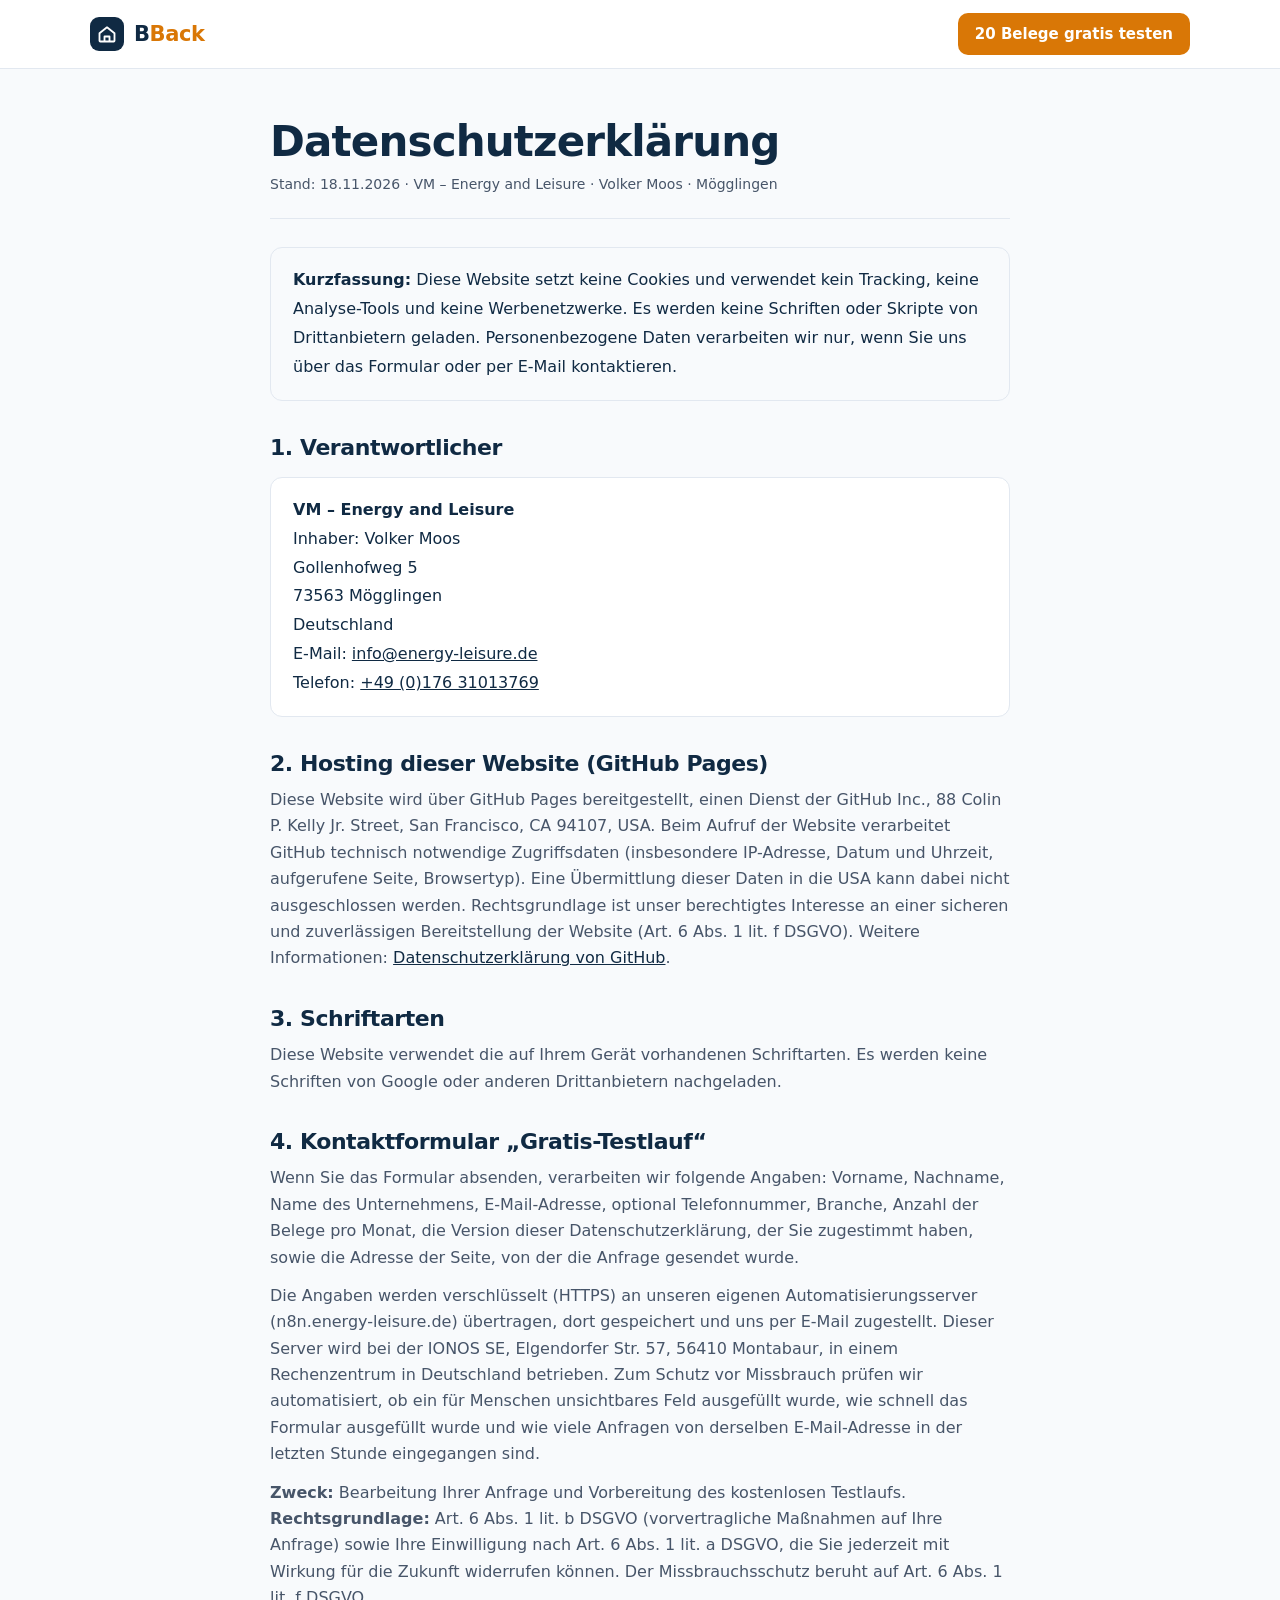
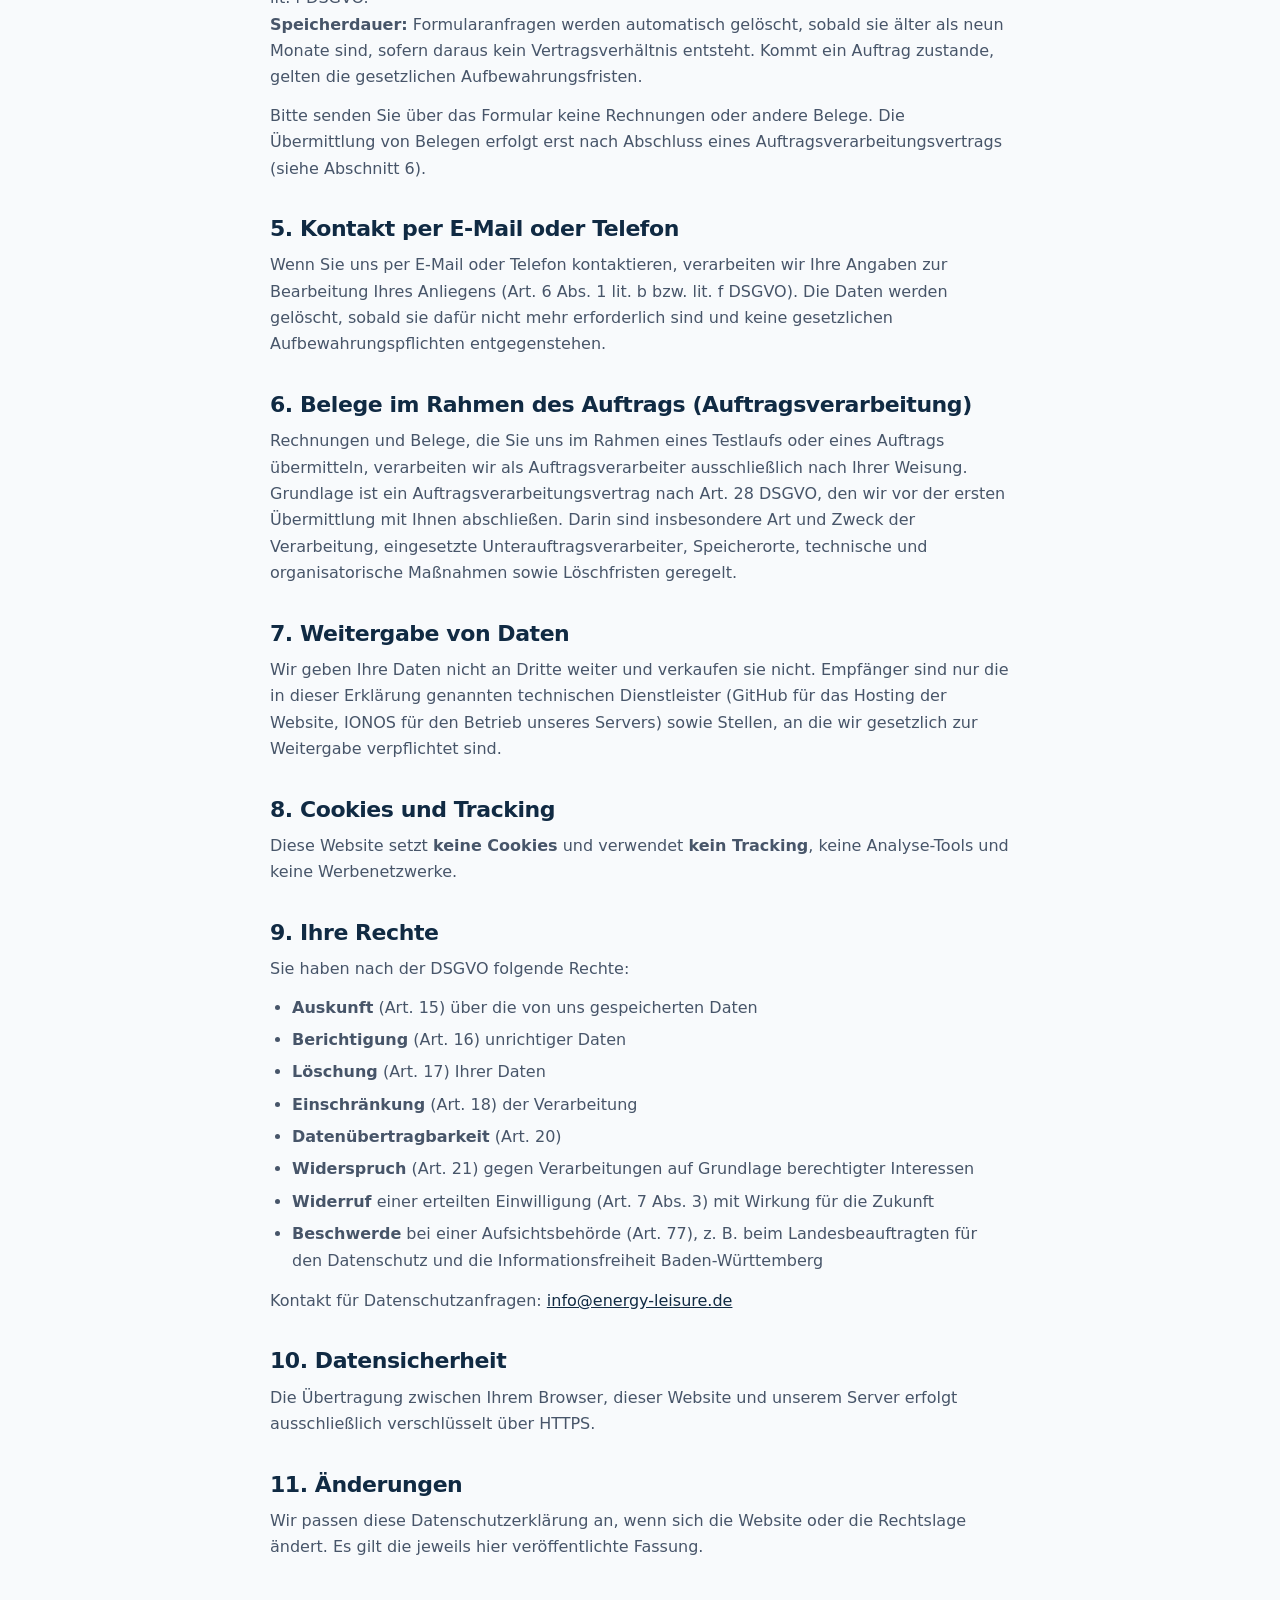
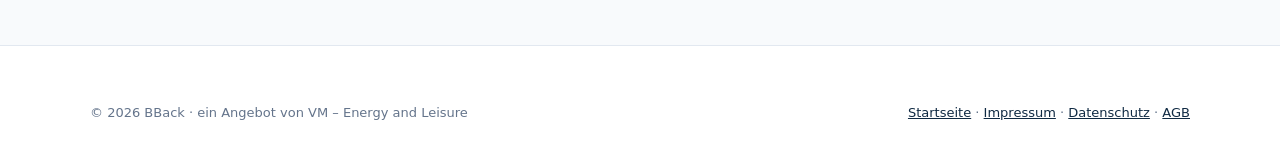
<file: datenschutz.html>
<!DOCTYPE html>
<!-- BBack – datenschutz.html -->
<!-- Erstellt: 16.11.2026 · Grundlage: Datenschutzerklärung DokumentenOrganizer (VM – Energy and Leisure) -->
<!-- Geändert: 16.11.2026 (n8n Server bei IONOS in Deutschland ergänzt) · 18.11.2026 (Name BBack, Formularfelder Branche und Belege pro Monat) -->
<!-- Offen: Hosting der Website liegt bei GitHub (USA), siehe OFFENE_PUNKTE.md -->
<html lang="de">
<head>
<meta charset="UTF-8">
<meta name="viewport" content="width=device-width, initial-scale=1.0">
<title>Datenschutzerklärung – BBack</title>
<meta name="robots" content="noindex,follow">
<link rel="stylesheet" href="style.css">
</head>
<body>

<header class="site-header">
  <div class="wrap header-inner">
    <a href="index.html" class="logo" aria-label="BBack – zur Startseite">
      <span class="logo-mark" aria-hidden="true"><svg width="20" height="20" viewBox="0 0 24 24" fill="none" stroke="currentColor" stroke-width="2.2" stroke-linejoin="round"><path d="M3 11l9-7 9 7v9a1 1 0 0 1-1 1H4a1 1 0 0 1-1-1z"/><path d="M9 21v-6h6v6"/></svg></span>
      <span>B<span class="accent">Back</span></span>
    </a>
    <a href="index.html#testlauf" class="btn btn-primary btn-sm">20 Belege gratis testen</a>
  </div>
</header>

<main class="legal">
  <div class="wrap">
    <h1>Datenschutzerklärung</h1>
    <p class="meta">Stand: 18.11.2026 · VM – Energy and Leisure · Volker Moos · Mögglingen</p>

    <div class="box box-note"><strong>Kurzfassung:</strong> Diese Website setzt keine Cookies und verwendet kein Tracking, keine Analyse-Tools und keine Werbenetzwerke. Es werden keine Schriften oder Skripte von Drittanbietern geladen. Personenbezogene Daten verarbeiten wir nur, wenn Sie uns über das Formular oder per E-Mail kontaktieren.</div>

    <h2>1. Verantwortlicher</h2>
    <div class="box">
      <strong>VM – Energy and Leisure</strong><br>
      Inhaber: Volker Moos<br>
      Gollenhofweg 5<br>
      73563 Mögglingen<br>
      Deutschland<br>
      E-Mail: <a href="mailto:info@energy-leisure.de">info@energy-leisure.de</a><br>
      Telefon: <a href="tel:+4917631013769">+49 (0)176 31013769</a>
    </div>

    <h2>2. Hosting dieser Website (GitHub Pages)</h2>
    <p>Diese Website wird über GitHub Pages bereitgestellt, einen Dienst der GitHub Inc., 88 Colin P. Kelly Jr. Street, San Francisco, CA 94107, USA. Beim Aufruf der Website verarbeitet GitHub technisch notwendige Zugriffsdaten (insbesondere IP-Adresse, Datum und Uhrzeit, aufgerufene Seite, Browsertyp). Eine Übermittlung dieser Daten in die USA kann dabei nicht ausgeschlossen werden. Rechtsgrundlage ist unser berechtigtes Interesse an einer sicheren und zuverlässigen Bereitstellung der Website (Art. 6 Abs. 1 lit. f DSGVO). Weitere Informationen: <a href="https://docs.github.com/de/site-policy/privacy-policies/github-general-privacy-statement" target="_blank" rel="noopener">Datenschutzerklärung von GitHub</a>.</p>

    <h2>3. Schriftarten</h2>
    <p>Diese Website verwendet die auf Ihrem Gerät vorhandenen Schriftarten. Es werden keine Schriften von Google oder anderen Drittanbietern nachgeladen.</p>

    <h2>4. Kontaktformular „Gratis-Testlauf“</h2>
    <p>Wenn Sie das Formular absenden, verarbeiten wir folgende Angaben: Vorname, Nachname, Name des Unternehmens, E-Mail-Adresse, optional Telefonnummer, Branche, Anzahl der Belege pro Monat, die Version dieser Datenschutzerklärung, der Sie zugestimmt haben, sowie die Adresse der Seite, von der die Anfrage gesendet wurde.</p>
    <p>Die Angaben werden verschlüsselt (HTTPS) an unseren eigenen Automatisierungsserver (n8n.energy-leisure.de) übertragen, dort gespeichert und uns per E-Mail zugestellt. Dieser Server wird bei der IONOS SE, Elgendorfer Str. 57, 56410 Montabaur, in einem Rechenzentrum in Deutschland betrieben. Zum Schutz vor Missbrauch prüfen wir automatisiert, ob ein für Menschen unsichtbares Feld ausgefüllt wurde, wie schnell das Formular ausgefüllt wurde und wie viele Anfragen von derselben E-Mail-Adresse in der letzten Stunde eingegangen sind.</p>
    <p><strong>Zweck:</strong> Bearbeitung Ihrer Anfrage und Vorbereitung des kostenlosen Testlaufs.<br>
    <strong>Rechtsgrundlage:</strong> Art. 6 Abs. 1 lit. b DSGVO (vorvertragliche Maßnahmen auf Ihre Anfrage) sowie Ihre Einwilligung nach Art. 6 Abs. 1 lit. a DSGVO, die Sie jederzeit mit Wirkung für die Zukunft widerrufen können. Der Missbrauchsschutz beruht auf Art. 6 Abs. 1 lit. f DSGVO.<br>
    <strong>Speicherdauer:</strong> Formularanfragen werden automatisch gelöscht, sobald sie älter als neun Monate sind, sofern daraus kein Vertragsverhältnis entsteht. Kommt ein Auftrag zustande, gelten die gesetzlichen Aufbewahrungsfristen.</p>
    <p>Bitte senden Sie über das Formular keine Rechnungen oder andere Belege. Die Übermittlung von Belegen erfolgt erst nach Abschluss eines Auftragsverarbeitungsvertrags (siehe Abschnitt 6).</p>

    <h2>5. Kontakt per E-Mail oder Telefon</h2>
    <p>Wenn Sie uns per E-Mail oder Telefon kontaktieren, verarbeiten wir Ihre Angaben zur Bearbeitung Ihres Anliegens (Art. 6 Abs. 1 lit. b bzw. lit. f DSGVO). Die Daten werden gelöscht, sobald sie dafür nicht mehr erforderlich sind und keine gesetzlichen Aufbewahrungspflichten entgegenstehen.</p>

    <h2>6. Belege im Rahmen des Auftrags (Auftragsverarbeitung)</h2>
    <p>Rechnungen und Belege, die Sie uns im Rahmen eines Testlaufs oder eines Auftrags übermitteln, verarbeiten wir als Auftragsverarbeiter ausschließlich nach Ihrer Weisung. Grundlage ist ein Auftragsverarbeitungsvertrag nach Art. 28 DSGVO, den wir vor der ersten Übermittlung mit Ihnen abschließen. Darin sind insbesondere Art und Zweck der Verarbeitung, eingesetzte Unterauftragsverarbeiter, Speicherorte, technische und organisatorische Maßnahmen sowie Löschfristen geregelt.</p>

    <h2>7. Weitergabe von Daten</h2>
    <p>Wir geben Ihre Daten nicht an Dritte weiter und verkaufen sie nicht. Empfänger sind nur die in dieser Erklärung genannten technischen Dienstleister (GitHub für das Hosting der Website, IONOS für den Betrieb unseres Servers) sowie Stellen, an die wir gesetzlich zur Weitergabe verpflichtet sind.</p>

    <h2>8. Cookies und Tracking</h2>
    <p>Diese Website setzt <strong>keine Cookies</strong> und verwendet <strong>kein Tracking</strong>, keine Analyse-Tools und keine Werbenetzwerke.</p>

    <h2>9. Ihre Rechte</h2>
    <p>Sie haben nach der DSGVO folgende Rechte:</p>
    <ul>
      <li><strong>Auskunft</strong> (Art. 15) über die von uns gespeicherten Daten</li>
      <li><strong>Berichtigung</strong> (Art. 16) unrichtiger Daten</li>
      <li><strong>Löschung</strong> (Art. 17) Ihrer Daten</li>
      <li><strong>Einschränkung</strong> (Art. 18) der Verarbeitung</li>
      <li><strong>Datenübertragbarkeit</strong> (Art. 20)</li>
      <li><strong>Widerspruch</strong> (Art. 21) gegen Verarbeitungen auf Grundlage berechtigter Interessen</li>
      <li><strong>Widerruf</strong> einer erteilten Einwilligung (Art. 7 Abs. 3) mit Wirkung für die Zukunft</li>
      <li><strong>Beschwerde</strong> bei einer Aufsichtsbehörde (Art. 77), z. B. beim Landesbeauftragten für den Datenschutz und die Informationsfreiheit Baden-Württemberg</li>
    </ul>
    <p>Kontakt für Datenschutzanfragen: <a href="mailto:info@energy-leisure.de">info@energy-leisure.de</a></p>

    <h2>10. Datensicherheit</h2>
    <p>Die Übertragung zwischen Ihrem Browser, dieser Website und unserem Server erfolgt ausschließlich verschlüsselt über HTTPS.</p>

    <h2>11. Änderungen</h2>
    <p>Wir passen diese Datenschutzerklärung an, wenn sich die Website oder die Rechtslage ändert. Es gilt die jeweils hier veröffentlichte Fassung.</p>
  </div>
</main>

<footer class="site-footer">
  <div class="wrap">
    <div class="footer-bottom" style="margin-top:0;border-top:0;padding-top:0;">
      <span>© 2026 BBack · ein Angebot von VM – Energy and Leisure</span>
      <span><a href="index.html">Startseite</a> · <a href="impressum.html">Impressum</a> · <a href="datenschutz.html">Datenschutz</a> · <a href="agb.html">AGB</a></span>
    </div>
  </div>
</footer>
</body>
</html>
</file>
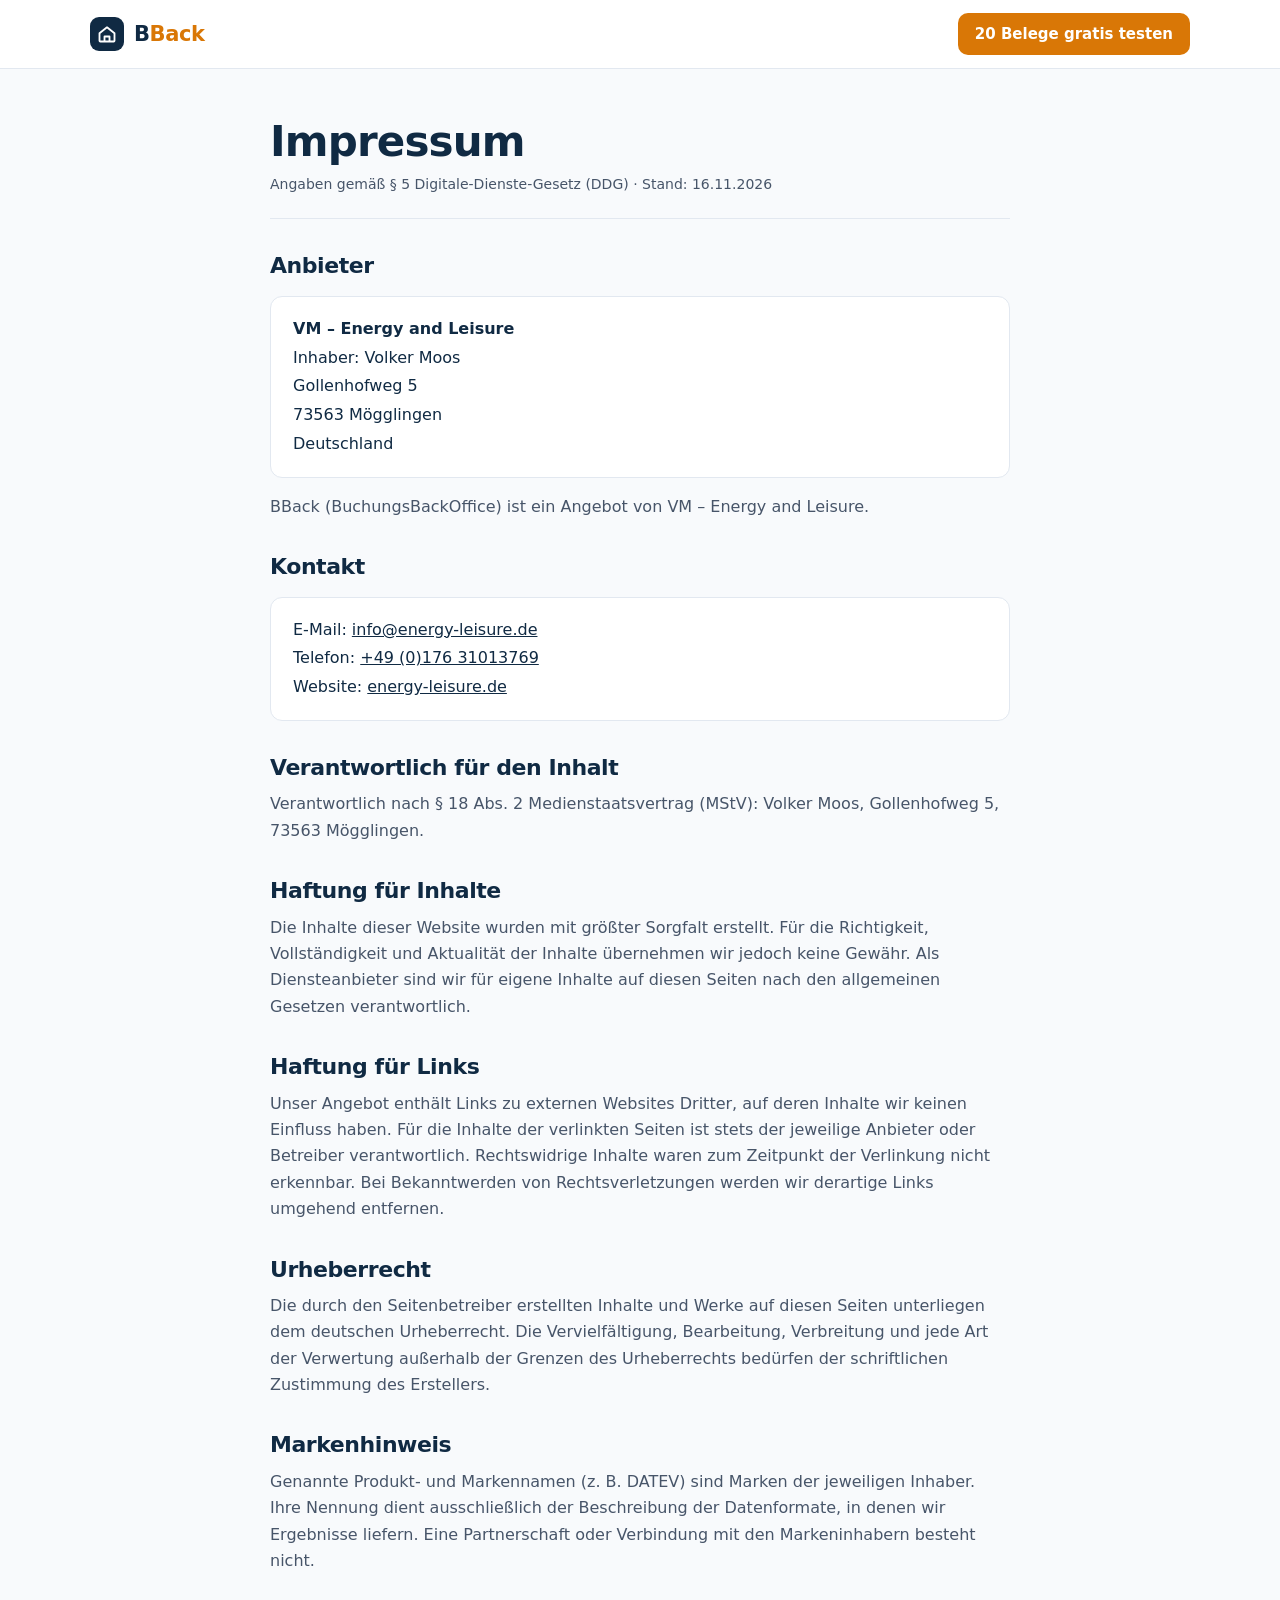
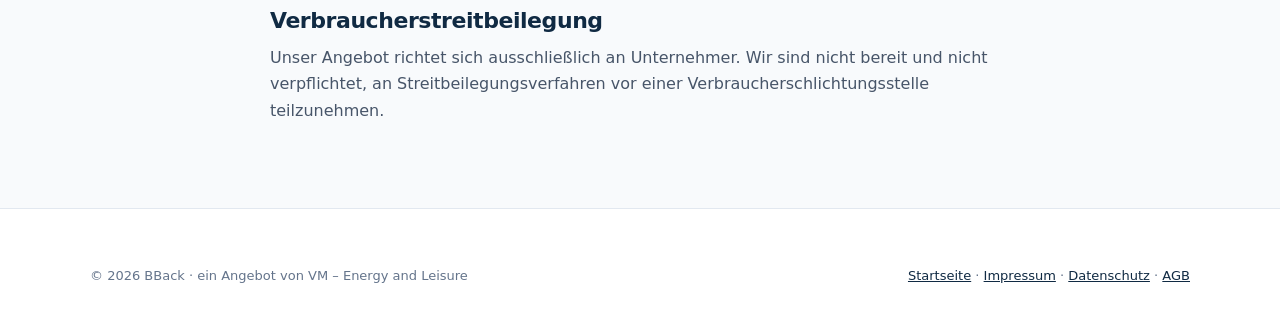
<file: impressum.html>
<!DOCTYPE html>
<!-- BBack – impressum.html -->
<!-- Erstellt: 16.11.2026 · Grundlage: Impressum DokumentenOrganizer (VM – Energy and Leisure) · Geändert: 18.11.2026 (Name BBack, Markenhinweis) -->
<html lang="de">
<head>
<meta charset="UTF-8">
<meta name="viewport" content="width=device-width, initial-scale=1.0">
<title>Impressum – BBack</title>
<meta name="robots" content="noindex,follow">
<link rel="stylesheet" href="style.css">
</head>
<body>

<header class="site-header">
  <div class="wrap header-inner">
    <a href="index.html" class="logo" aria-label="BBack – zur Startseite">
      <span class="logo-mark" aria-hidden="true"><svg width="20" height="20" viewBox="0 0 24 24" fill="none" stroke="currentColor" stroke-width="2.2" stroke-linejoin="round"><path d="M3 11l9-7 9 7v9a1 1 0 0 1-1 1H4a1 1 0 0 1-1-1z"/><path d="M9 21v-6h6v6"/></svg></span>
      <span>B<span class="accent">Back</span></span>
    </a>
    <a href="index.html#testlauf" class="btn btn-primary btn-sm">20 Belege gratis testen</a>
  </div>
</header>

<main class="legal">
  <div class="wrap">
    <h1>Impressum</h1>
    <p class="meta">Angaben gemäß § 5 Digitale-Dienste-Gesetz (DDG) · Stand: 16.11.2026</p>

    <h2>Anbieter</h2>
    <div class="box">
      <strong>VM – Energy and Leisure</strong><br>
      Inhaber: Volker Moos<br>
      Gollenhofweg 5<br>
      73563 Mögglingen<br>
      Deutschland
    </div>
    <p>BBack (BuchungsBackOffice) ist ein Angebot von VM – Energy and Leisure.</p>

    <h2>Kontakt</h2>
    <div class="box">
      E-Mail: <a href="mailto:info@energy-leisure.de">info@energy-leisure.de</a><br>
      Telefon: <a href="tel:+4917631013769">+49 (0)176 31013769</a><br>
      Website: <a href="https://energy-leisure.de" target="_blank" rel="noopener">energy-leisure.de</a>
    </div>

    <h2>Verantwortlich für den Inhalt</h2>
    <p>Verantwortlich nach § 18 Abs. 2 Medienstaatsvertrag (MStV): Volker Moos, Gollenhofweg 5, 73563 Mögglingen.</p>

    <h2>Haftung für Inhalte</h2>
    <p>Die Inhalte dieser Website wurden mit größter Sorgfalt erstellt. Für die Richtigkeit, Vollständigkeit und Aktualität der Inhalte übernehmen wir jedoch keine Gewähr. Als Diensteanbieter sind wir für eigene Inhalte auf diesen Seiten nach den allgemeinen Gesetzen verantwortlich.</p>

    <h2>Haftung für Links</h2>
    <p>Unser Angebot enthält Links zu externen Websites Dritter, auf deren Inhalte wir keinen Einfluss haben. Für die Inhalte der verlinkten Seiten ist stets der jeweilige Anbieter oder Betreiber verantwortlich. Rechtswidrige Inhalte waren zum Zeitpunkt der Verlinkung nicht erkennbar. Bei Bekanntwerden von Rechtsverletzungen werden wir derartige Links umgehend entfernen.</p>

    <h2>Urheberrecht</h2>
    <p>Die durch den Seitenbetreiber erstellten Inhalte und Werke auf diesen Seiten unterliegen dem deutschen Urheberrecht. Die Vervielfältigung, Bearbeitung, Verbreitung und jede Art der Verwertung außerhalb der Grenzen des Urheberrechts bedürfen der schriftlichen Zustimmung des Erstellers.</p>

    <h2>Markenhinweis</h2>
    <p>Genannte Produkt- und Markennamen (z. B. DATEV) sind Marken der jeweiligen Inhaber. Ihre Nennung dient ausschließlich der Beschreibung der Datenformate, in denen wir Ergebnisse liefern. Eine Partnerschaft oder Verbindung mit den Markeninhabern besteht nicht.</p>

    <h2>Verbraucherstreitbeilegung</h2>
    <p>Unser Angebot richtet sich ausschließlich an Unternehmer. Wir sind nicht bereit und nicht verpflichtet, an Streitbeilegungsverfahren vor einer Verbraucherschlichtungsstelle teilzunehmen.</p>
  </div>
</main>

<footer class="site-footer">
  <div class="wrap">
    <div class="footer-bottom" style="margin-top:0;border-top:0;padding-top:0;">
      <span>© 2026 BBack · ein Angebot von VM – Energy and Leisure</span>
      <span><a href="index.html">Startseite</a> · <a href="impressum.html">Impressum</a> · <a href="datenschutz.html">Datenschutz</a> · <a href="agb.html">AGB</a></span>
    </div>
  </div>
</footer>
</body>
</html>
</file>
<file: style.css>
/* BBack – Landingpage – style.css · Geändert: 18.11.2026 (Name) */
/* Erstellt: 16.11.2026 · Geändert: 16.11.2026 (Foto entfernt; keine automatische Silbentrennung; Vorteile im ersten Bildschirm) */

/* Schrift: Inter, falls auf dem Gerät installiert, sonst Systemschrift. Keine externen Schriftquellen. */

:root{
  --navy:#102A43;
  --navy-2:#243B53;
  --navy-3:#486581;
  --bg:#F8FAFC;
  --white:#FFFFFF;
  --line:#E2E8F0;
  --text:#102A43;
  --text-2:#475569;
  --accent:#D97706;
  --accent-dark:#B45309;
  --accent-soft:#FEF3C7;
  --ok:#047857;
  --err:#B91C1C;
  --radius:14px;
  --wrap:1140px;
  --font:"Inter",system-ui,-apple-system,"Segoe UI",Roboto,Arial,sans-serif;
}

*,*::before,*::after{box-sizing:border-box;margin:0;padding:0;}
html{scroll-behavior:smooth;scroll-padding-top:84px;-webkit-text-size-adjust:100%;}
body{background:var(--bg);color:var(--text);font-family:var(--font);font-size:17px;line-height:1.65;-webkit-font-smoothing:antialiased;overflow-x:hidden;}
img,svg{display:block;max-width:100%;}
a{color:var(--navy);}
:focus-visible{outline:3px solid var(--accent);outline-offset:3px;border-radius:6px;}

.wrap{width:100%;max-width:var(--wrap);margin:0 auto;padding:0 20px;}
.skip{position:absolute;left:-9999px;top:0;background:var(--navy);color:#fff;padding:10px 16px;z-index:100;}
.skip:focus{left:12px;top:12px;}

/* ---------- Buttons ---------- */
.btn{display:inline-flex;align-items:center;justify-content:center;gap:8px;min-height:50px;padding:12px 24px;border-radius:10px;font:inherit;font-weight:700;font-size:16px;line-height:1.25;text-decoration:none;text-align:center;cursor:pointer;border:1.5px solid transparent;transition:background .15s,border-color .15s,color .15s;}
.btn-primary{background:var(--accent);color:#fff;}
.btn-primary:hover{background:var(--accent-dark);}
.btn-ghost{background:transparent;color:var(--navy);border-color:var(--navy);}
.btn-ghost:hover{background:var(--navy);color:#fff;}
.btn-sm{min-height:42px;padding:8px 16px;font-size:15px;}
.btn[disabled]{opacity:.65;cursor:wait;}

/* ---------- Header ---------- */
.site-header{position:sticky;top:0;z-index:50;background:rgba(255,255,255,.96);border-bottom:1px solid var(--line);backdrop-filter:saturate(1.4) blur(6px);}
.header-inner{display:flex;align-items:center;justify-content:space-between;gap:16px;height:68px;}
.logo{display:flex;align-items:center;gap:10px;text-decoration:none;color:var(--navy);font-weight:800;font-size:21px;letter-spacing:-.02em;}
.logo-mark{width:34px;height:34px;border-radius:9px;background:var(--navy);color:#fff;display:grid;place-items:center;}
.logo span.accent{color:var(--accent);}
.nav{display:none;gap:26px;}
.nav a{color:var(--text-2);text-decoration:none;font-size:15px;font-weight:500;}
.nav a:hover{color:var(--navy);}
.header-cta{display:none;}
.menu-btn{display:inline-flex;align-items:center;justify-content:center;width:44px;height:44px;border:1px solid var(--line);border-radius:10px;background:#fff;color:var(--navy);cursor:pointer;}
.mobile-nav{display:none;border-top:1px solid var(--line);background:#fff;}
.mobile-nav.open{display:block;}
.mobile-nav a{display:block;padding:14px 20px;border-bottom:1px solid var(--line);color:var(--navy);text-decoration:none;font-weight:500;}
.mobile-nav .btn{margin:16px 20px;display:flex;}

/* ---------- Sections ---------- */
section{padding:72px 0;}
.section-alt{background:var(--white);border-top:1px solid var(--line);border-bottom:1px solid var(--line);}
.eyebrow{display:inline-block;font-size:13px;font-weight:700;letter-spacing:.08em;text-transform:uppercase;color:var(--accent-dark);margin-bottom:10px;}
h1,h2,h3{color:var(--navy);letter-spacing:-.02em;line-height:1.2;hyphens:manual;text-wrap:balance;}
body{hyphens:manual;}
h2{font-size:clamp(28px,4.2vw,40px);font-weight:800;margin-bottom:14px;}
h3{font-size:19px;font-weight:700;margin-bottom:8px;}
.lead{font-size:18px;color:var(--text-2);max-width:720px;}
.section-head{margin-bottom:40px;}
.section-head.center{text-align:center;}
.section-head.center .lead{margin:0 auto;}

/* ---------- Hero ---------- */
.hero{padding:24px 0 48px;background:linear-gradient(180deg,#fff 0%,var(--bg) 100%);}
.badge{display:inline-flex;align-items:center;gap:8px;background:#fff;border:1px solid var(--line);color:var(--navy-2);font-size:14px;font-weight:600;padding:7px 14px;border-radius:999px;margin-bottom:22px;}
.badge-dot{width:8px;height:8px;border-radius:50%;background:var(--accent);}
.hero h1{font-size:clamp(27px,5.6vw,50px);font-weight:800;max-width:900px;}
.hero h1 em{font-style:normal;color:var(--accent-dark);}
.hero .lead{font-size:clamp(16px,1.8vw,19px);max-width:640px;}
.hero-ctas{display:flex;flex-direction:column;gap:10px;}
.hero-grid{display:grid;gap:16px;grid-template-columns:minmax(0,1fr);grid-template-areas:"badge" "title" "ctas" "benefits" "lead";margin-bottom:32px;}
.hero-badge{grid-area:badge;justify-self:start;margin-bottom:0;font-size:13px;padding:5px 12px;}
.hero-title{grid-area:title;}
.hero-lead{grid-area:lead;}
.hero-ctas{grid-area:ctas;}
.benefits{grid-area:benefits;}
.benefits-title{position:absolute;width:1px;height:1px;overflow:hidden;clip:rect(0 0 0 0);white-space:nowrap;}
.benefits ul{list-style:none;display:grid;grid-template-columns:1fr 1fr;gap:8px;}
.benefits li{display:flex;gap:8px;align-items:flex-start;background:#fff;border:1px solid var(--line);border-radius:12px;padding:10px;}
.benefits strong{display:block;font-size:14px;line-height:1.3;color:var(--navy);}
.benefit-text{display:block;font-size:13px;line-height:1.4;color:var(--text-2);margin-top:2px;}
.benefit-icon{flex:0 0 auto;color:var(--accent-dark);margin-top:1px;}
.benefit-icon svg{width:20px;height:20px;}
@media (max-width:639px){
  .hero-grid{gap:12px;}
  .hero-badge{font-size:12px;padding:5px 10px;gap:6px;letter-spacing:-.01em;}
  .hero-ctas .btn{min-height:46px;padding:10px 18px;}
}
@media (max-width:379px){
  .benefit-text{display:none;}
}
.trust{display:grid;gap:12px;list-style:none;}
.trust li{display:flex;align-items:flex-start;gap:12px;background:#fff;border:1px solid var(--line);border-radius:12px;padding:14px 16px;font-size:15px;font-weight:500;color:var(--navy-2);}
.trust svg{flex:0 0 22px;color:var(--ok);margin-top:1px;}

/* ---------- Cards ---------- */
.grid{display:grid;gap:18px;}
.card{background:#fff;border:1px solid var(--line);border-radius:var(--radius);padding:26px;}
.card p{color:var(--text-2);font-size:16px;}
.icon-box{width:46px;height:46px;border-radius:12px;display:grid;place-items:center;margin-bottom:16px;background:var(--bg);border:1px solid var(--line);color:var(--navy);}
.card-problem .icon-box{background:var(--accent-soft);border-color:#FDE68A;color:var(--accent-dark);}
.num{display:inline-grid;place-items:center;width:34px;height:34px;border-radius:50%;background:var(--navy);color:#fff;font-weight:700;font-size:15px;margin-bottom:14px;}
.legal-note{margin-top:26px;display:flex;gap:12px;align-items:flex-start;background:var(--bg);border:1px solid var(--line);border-radius:12px;padding:16px 18px;font-size:15px;color:var(--text-2);}
.legal-note svg{flex:0 0 20px;color:var(--navy-3);margin-top:2px;}

/* ---------- Steps ---------- */
.steps{display:grid;gap:18px;counter-reset:step;list-style:none;}
.step{position:relative;background:#fff;border:1px solid var(--line);border-radius:var(--radius);padding:26px 26px 26px 26px;}
.step-head{display:flex;align-items:center;gap:14px;margin-bottom:12px;}
.step-num{flex:0 0 44px;width:44px;height:44px;border-radius:50%;background:var(--accent);color:#fff;font-weight:800;font-size:18px;display:grid;place-items:center;}
.step-label{font-size:13px;font-weight:700;letter-spacing:.06em;text-transform:uppercase;color:var(--text-2);}
.step p{color:var(--text-2);font-size:16px;}

/* ---------- Security ---------- */
.security{background:var(--navy);color:#D9E2EC;border:0;}
.security h2,.security h3{color:#fff;}
.security .lead{color:#BCCCDC;}
.security .eyebrow{color:#FBBF24;}
.sec-card{background:var(--navy-2);border:1px solid #334E68;border-radius:var(--radius);padding:28px;}
.sec-card p{color:#D9E2EC;font-size:16px;}
.sec-card .icon-box{background:#102A43;border-color:#334E68;color:#FBBF24;}

/* ---------- Offer ---------- */
.offer{display:grid;gap:22px;}
.offer-box{background:var(--accent-soft);border:1.5px solid #FCD34D;border-radius:18px;padding:30px 26px;}
.offer-box h2{font-size:clamp(26px,3.6vw,34px);}
.offer-box p{color:var(--navy-2);margin-bottom:16px;}
.offer-list{list-style:none;display:grid;gap:10px;margin-top:20px;}
.offer-list li{display:flex;gap:10px;align-items:flex-start;font-weight:500;color:var(--navy);font-size:16px;}
.offer-list svg{flex:0 0 20px;color:var(--ok);margin-top:3px;}

.form-card{background:#fff;border:1px solid var(--line);border-radius:18px;padding:28px 22px;}
.form-card h3{font-size:21px;margin-bottom:4px;}
.form-card .hint{font-size:14px;color:var(--text-2);margin-bottom:20px;}
.field{margin-bottom:16px;}
.field-row{display:grid;gap:0 14px;}
label{display:block;font-size:14px;font-weight:600;color:var(--navy);margin-bottom:6px;}
label .opt{font-weight:400;color:var(--text-2);}
input[type=text],input[type=email],input[type=tel],select{width:100%;min-height:48px;padding:11px 14px;border:1.5px solid var(--line);border-radius:10px;background:#fff;color:var(--text);font:inherit;font-size:16px;}
select{appearance:none;background-image:url("data:image/svg+xml,%3Csvg xmlns='http://www.w3.org/2000/svg' width='12' height='8' viewBox='0 0 12 8'%3E%3Cpath d='M1 1l5 5 5-5' fill='none' stroke='%23102A43' stroke-width='2'/%3E%3C/svg%3E");background-repeat:no-repeat;background-position:right 14px center;padding-right:40px;}
input:focus,select:focus{outline:none;border-color:var(--navy-3);box-shadow:0 0 0 3px rgba(72,101,129,.18);}
.field.invalid input,.field.invalid select{border-color:var(--err);}
.field-error{display:none;color:var(--err);font-size:13px;margin-top:5px;}
.field.invalid .field-error{display:block;}
.check{display:flex;gap:10px;align-items:flex-start;font-size:14px;font-weight:400;color:var(--text-2);line-height:1.5;}
.check input{flex:0 0 20px;width:20px;height:20px;margin-top:1px;accent-color:var(--navy);}
.hp{position:absolute!important;left:-10000px!important;width:1px;height:1px;overflow:hidden;}
.form-card .btn{width:100%;margin-top:6px;}
.form-status{display:none;margin-top:16px;padding:14px 16px;border-radius:10px;font-size:15px;}
.form-status.show{display:block;}
.form-status.ok{background:#ECFDF5;border:1px solid #A7F3D0;color:#065F46;}
.form-status.err{background:#FEF2F2;border:1px solid #FECACA;color:#991B1B;}
.form-small{font-size:13px;color:var(--text-2);margin-top:14px;}

/* ---------- Footer ---------- */
.site-footer{background:#fff;border-top:1px solid var(--line);padding:56px 0 28px;}
.footer-grid{display:grid;gap:32px;}
.contact-person{display:flex;gap:18px;align-items:center;}
.contact-person .role{font-size:13px;font-weight:700;letter-spacing:.06em;text-transform:uppercase;color:var(--accent-dark);}
.contact-person .name{font-size:19px;font-weight:700;color:var(--navy);}
.contact-person a{color:var(--text-2);text-decoration:none;font-size:15px;display:block;}
.contact-person a:hover{color:var(--navy);}
.footer-col-title{font-size:13px;font-weight:700;letter-spacing:.06em;text-transform:uppercase;color:var(--navy);margin-bottom:10px;}
.footer-links a{display:block;color:var(--text-2);text-decoration:none;font-size:15px;padding:4px 0;}
.footer-links a:hover{color:var(--navy);}
.footer-bottom{margin-top:40px;padding-top:20px;border-top:1px solid var(--line);font-size:13px;color:#64748B;display:flex;flex-wrap:wrap;gap:8px 20px;justify-content:space-between;}

/* ---------- Rechtsseiten ---------- */
.legal{padding:48px 0 72px;}
.legal .wrap{max-width:780px;}
.legal h1{font-size:clamp(30px,5vw,42px);font-weight:800;margin-bottom:6px;}
.legal .meta{font-size:14px;color:var(--text-2);padding-bottom:22px;margin-bottom:28px;border-bottom:1px solid var(--line);}
.legal h2{font-size:22px;margin:34px 0 10px;}
.legal h3{font-size:17px;margin:22px 0 6px;}
.legal p,.legal li{color:var(--text-2);font-size:16px;}
.legal p{margin-bottom:12px;}
.legal ul{padding-left:22px;margin-bottom:14px;}
.legal li{margin-bottom:6px;}
.box{background:#fff;border:1px solid var(--line);border-radius:12px;padding:18px 22px;margin:16px 0;font-size:16px;line-height:1.8;color:var(--text);}
.box-note{background:var(--bg);}

/* ---------- Breakpoints ---------- */
@media (min-width:640px){
  .hero-ctas{flex-direction:row;flex-wrap:wrap;}
  .hero-grid{gap:20px;}
  .hero-badge{font-size:14px;padding:7px 14px;}
  .field-row{grid-template-columns:1fr 1fr;}
  .grid-2{grid-template-columns:1fr 1fr;}
  .form-card{padding:32px 30px;}
}
@media (min-width:900px){
  section{padding:96px 0;}
  .hero{padding:48px 0 64px;}
  .hero-grid{grid-template-columns:minmax(0,1.45fr) minmax(0,1fr);grid-template-areas:"badge benefits" "title benefits" "lead benefits" "ctas benefits";column-gap:48px;row-gap:20px;align-items:start;margin-bottom:40px;}
  .benefits{align-self:center;background:#fff;border:1px solid var(--line);border-radius:18px;padding:26px 24px;}
  .benefits-title{position:static;width:auto;height:auto;overflow:visible;clip:auto;white-space:normal;font-size:19px;margin-bottom:14px;}
  .benefits ul{grid-template-columns:1fr;gap:0;}
  .benefits li{border:0;border-top:1px solid var(--line);border-radius:0;padding:14px 0;gap:14px;}
  .benefits li:first-child{border-top:0;padding-top:4px;}
  .benefit-icon{width:40px;height:40px;border-radius:10px;background:var(--accent-soft);display:grid;place-items:center;margin-top:0;}
  .benefits strong{font-size:16px;}
  .benefit-text{font-size:15px;}
  .trust{grid-template-columns:repeat(3,1fr);}
  .grid-3{grid-template-columns:repeat(3,1fr);}
  .grid-4{grid-template-columns:repeat(2,1fr);}
  .steps{grid-template-columns:repeat(3,1fr);}
  .offer{grid-template-columns:1fr 1fr;align-items:start;gap:32px;}
  .offer-box{padding:40px 36px;position:sticky;top:96px;}
  .footer-grid{grid-template-columns:1.4fr 1fr 1fr;}
}
@media (min-width:1080px){
  .nav{display:flex;}
  .header-cta{display:inline-flex;}
  .menu-btn,.mobile-nav,.mobile-nav.open{display:none;}
}
@media (prefers-reduced-motion:reduce){html{scroll-behavior:auto;}*{transition:none!important;}}
</file>
